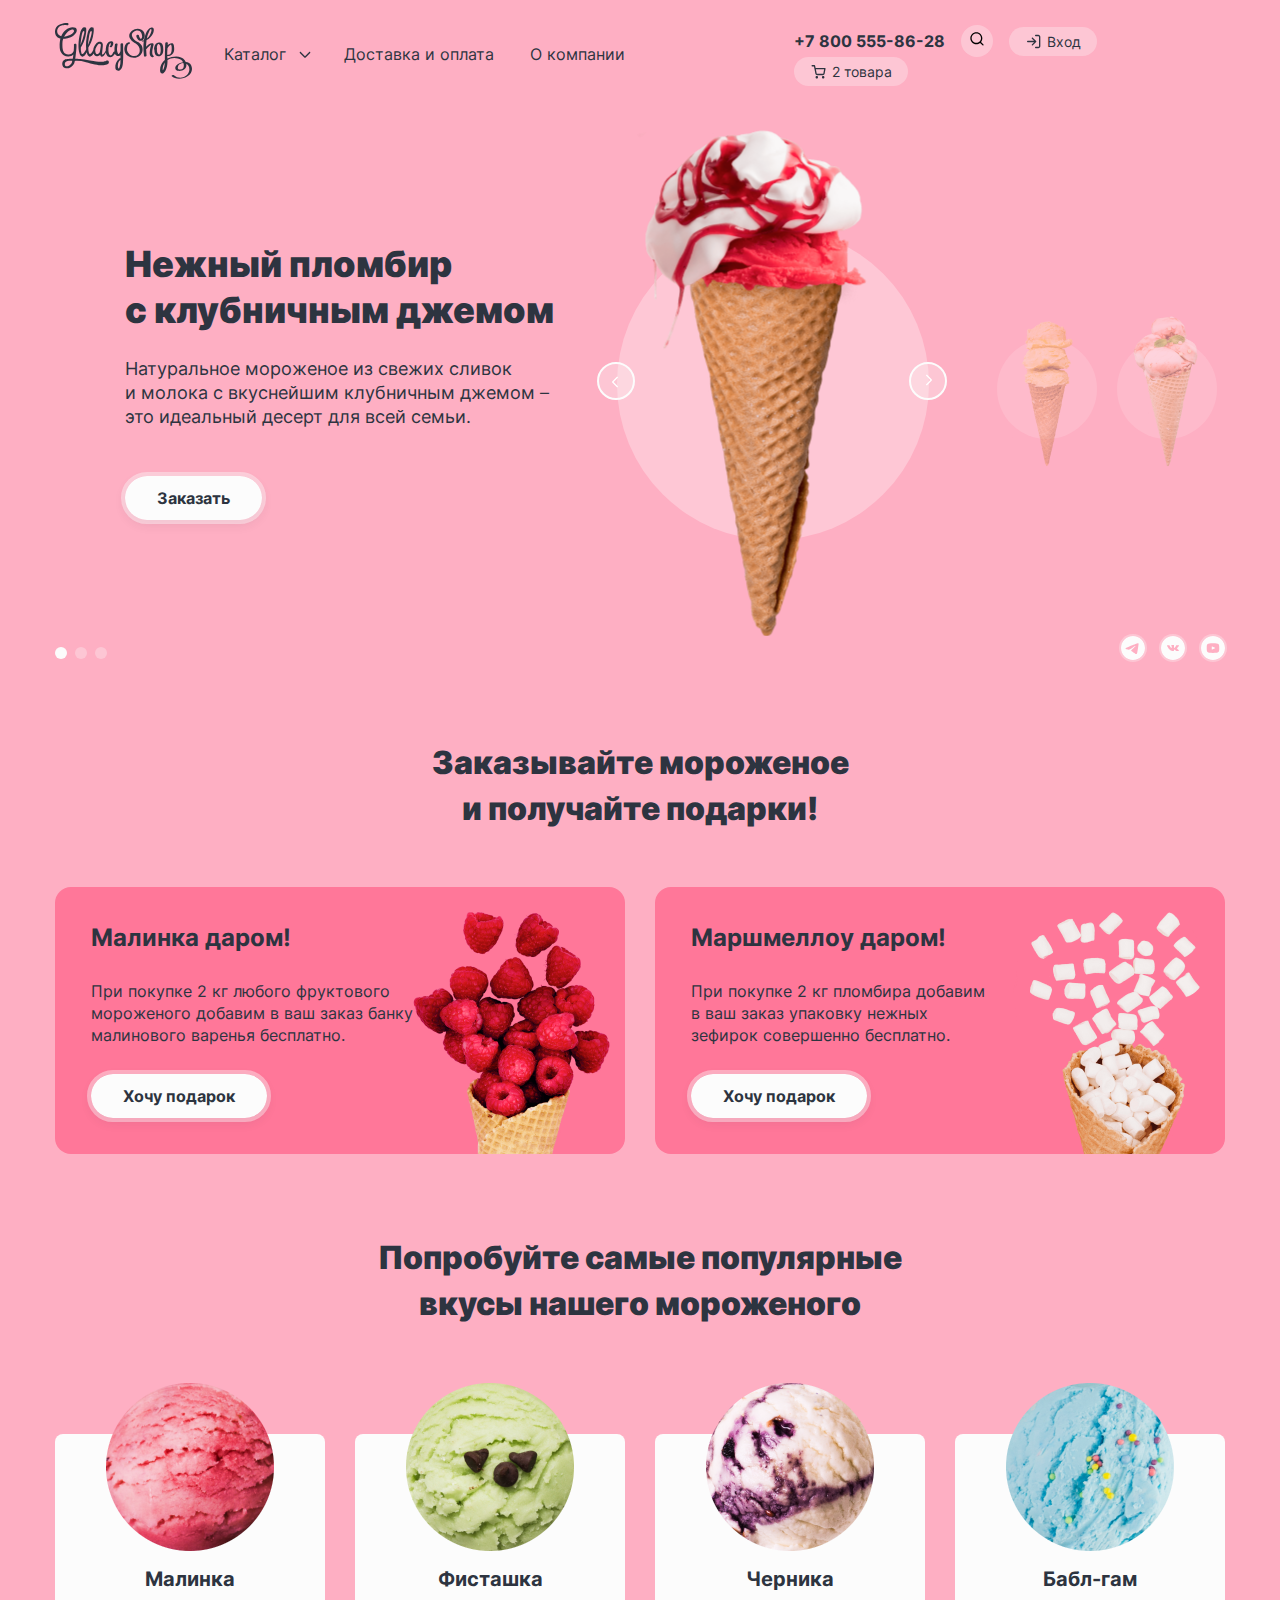
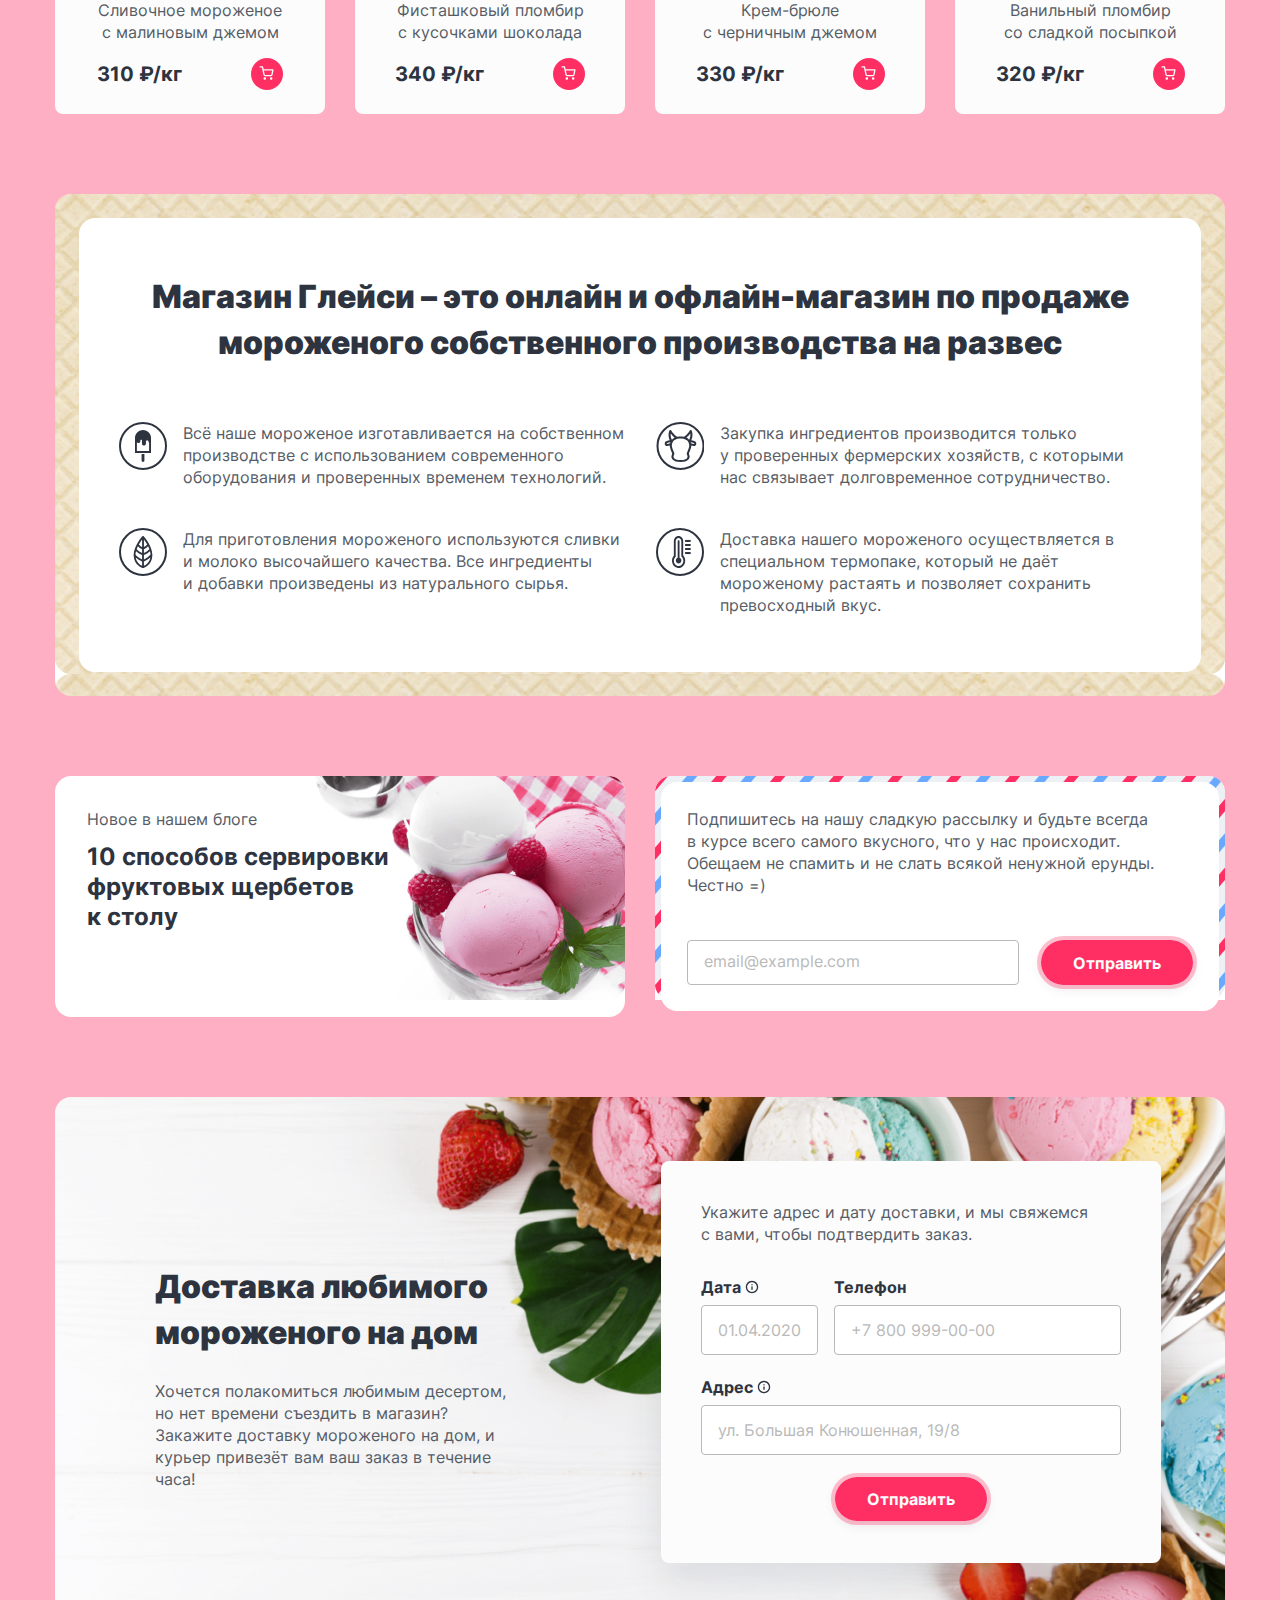
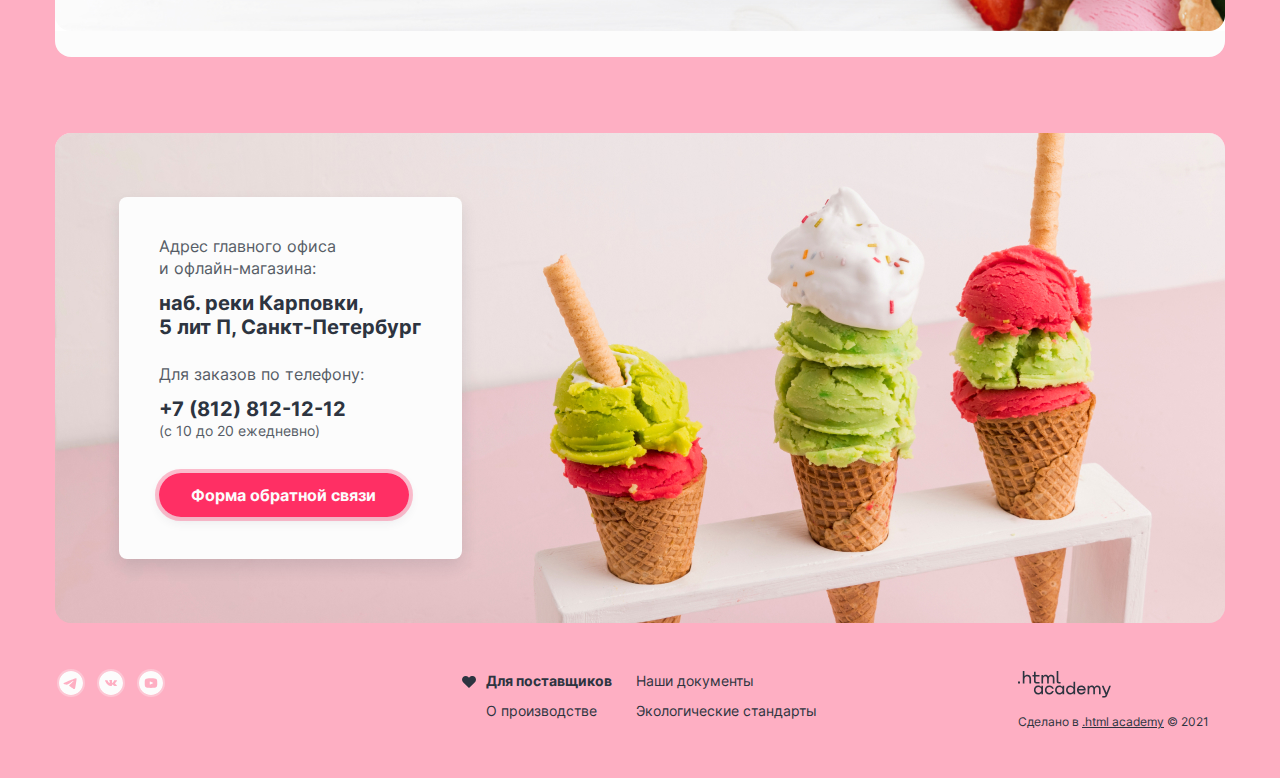
<file: index.html>
<!DOCTYPE html>
<html lang="ru">

  <head>
    <meta charset="utf-8">
    <meta http-equiv="X-UA-Compatible" content="IE=edge">
    <meta name="viewport" content="width=device-width, initial-scale=1.0">
    <meta name="description" content="HTML Academy: Глейси">
    <title>HTML Academy: Глейси</title>
    <link rel="stylesheet" href="styles/styles.css">
    <link rel="icon" href="favicon.ico">
    <link rel="icon" type="image/png" href="images/favicon.png">
  </head>

  <body>
    <header class="page-header">
      <div class="container">
        <div class="page-header-wrapper">
          <a class="page-header-logo" href="#">
            <img class="logo-header" src="images/svg/logo-header.svg"
              alt="Логотип магазина по продаже мороженого Глейси." width="137" height="56">
          </a>
          <nav class="navigation">
            <ul class="navigation-list">
              <li class="navigation-item">
                <div class="dropdown-catalog">
                  <a class="navigation-link navigation-catalog" href="#">Каталог</a>
                  <ul class="dropdown-catalog-list">
                    <li class="dropdown-catalog-item">
                      <a class="dropdown-catalog-link dropdown-active" href="#">Новинки</a>
                    </li>
                    <li class="dropdown-catalog-item">
                      <a class="dropdown-catalog-link" href="catalog.html">Сливочное</a>
                    </li>
                    <li class="dropdown-catalog-item">
                      <a class="dropdown-catalog-link" href="#">Щербеты</a>
                    </li>
                    <li class="dropdown-catalog-item">
                      <a class="dropdown-catalog-link" href="#">Фруктовый лед</a>
                    </li>
                    <li class="dropdown-catalog-item">
                      <a class="dropdown-catalog-link" href="#">Мелорин</a>
                    </li>
                  </ul>
                </div>
              </li>
              <li class="navigation-item">
                <a class="navigation-link" href="#">Доставка и оплата</a>
              </li>
              <li class="navigation-item">
                <a class="navigation-link" href="#">О компании</a>
              </li>
            </ul>
          </nav>
          <div class="user-blog-wrapper">
            <a class="user-blog-phone user-blog" href="tel:+78005558628">+7 800 555-86-28</a>
            <div class="dropdown-search user-blog">
              <button class="search-button" type="button">
                <svg class="search-button-icon" aria-hidden="true" focusable="false" width="14" height="14"
                  viewBox="0 0 14 14" fill="currentColor" xmlns="http://www.w3.org/2000/svg">
                  <path fill-rule="evenodd" clip-rule="evenodd"
                    d="M1.66329 6.18794C1.66329 3.61061 3.75263 1.52128 6.32996 1.52128C8.90729 1.52128 10.9966 3.61061 10.9966 6.18794C10.9966 7.44522 10.4994 8.58636 9.69093 9.42549C9.66808 9.44305 9.64612 9.46229 9.62519 9.48321C9.60427 9.50413 9.58503 9.5261 9.56748 9.54894C8.72835 10.3574 7.58722 10.8546 6.32996 10.8546C3.75263 10.8546 1.66329 8.76527 1.66329 6.18794ZM10.0751 10.8759C9.04862 11.697 7.74662 12.1879 6.32996 12.1879C3.01625 12.1879 0.329956 9.50165 0.329956 6.18794C0.329956 2.87423 3.01625 0.187943 6.32996 0.187943C9.64367 0.187943 12.33 2.87423 12.33 6.18794C12.33 7.60463 11.839 8.90663 11.0179 9.93308L13.468 12.3832C13.7284 12.6436 13.7284 13.0657 13.468 13.326C13.2077 13.5864 12.7855 13.5864 12.5252 13.326L10.0751 10.8759Z" />
                </svg>
                <span class="visually-hidden">Кнопка поиска по сайту.</span>
              </button>
              <form class="search-form" action="https://echo.htmlacademy.ru/" method="post">
                <label class="visually-hidden" for="search-input">Поиск по сайту.</label>
                <input class="search-field" id="search-input" name="search-input" type="search"
                  placeholder="Поиск по сайту">
              </form>
            </div>
            <div class="dropdown-login user-blog">
              <a class="user-blog-link login-button" href="#">Вход</a>
              <div class="popover popover-login">
                <h2 class="popover-title">Личный кабинет</h2>
                <form class="popover-login-form" action="https://echo.htmlacademy.ru/" method="post">
                  <label class="visually-hidden" for="email-input">Введите ваш email.</label>
                  <input class="login-field" id="email-input" name="email-input" type="email"
                    placeholder="email@example.com" required>
                  <label class="visually-hidden" for="password-input">Введите ваш пароль.</label>
                  <input class="login-field" id="password-input" name="password-input" type="password"
                    placeholder="••••••" required>
                  <div class="popover-login-entry">
                    <button class="button entry-button" type="submit">Войти</button>
                    <div class="entry-help">
                      <a class="entry-help-link" href="#">Забыли пароль?</a>
                      <a class="entry-help-link" href="#">Регистрация</a>
                    </div>
                  </div>
                </form>
              </div>
            </div>
            <div class="dropdown-basket user-blog">
              <a class="user-blog-link open-basket-button" href="#">
                <span class="visually-hidden">Корзина.</span>
                2 товара
              </a>
              <div class="popover popover-basket">
                <h2 class="popover-title">Корзина</h2>
                <ul class="basket-list">
                  <li class="basket-item">
                    <img class="basket-item-img" src="images/content/ice-cream/raspberry.png"
                      alt="Мороженое с малиновым джемом." width="46" height="46">
                    <div class="basket-item-info">
                      <h3 class="basket-item-title">Малинка</h3>
                      <span class="basket-item-description">1 кг х 310 ₽</span>
                    </div>
                    <span class="basket-item-price">310 ₽</span>
                    <button class="delete-button" type="button">
                      <span class="visually-hidden">Удалить товар из корзины.</span>
                    </button>
                  </li>
                  <li class="basket-item">
                    <img class="basket-item-img" src="images/content/ice-cream/bubble-gum.png"
                      alt="Мороженое с малиновым джемом." width="46" height="46">
                    <div class="basket-item-info">
                      <h3 class="basket-item-title">Бабл-гам</h3>
                      <span class="basket-item-description">1,5 кг х 320 ₽</span>
                    </div>
                    <span class="basket-item-price">480 ₽</span>
                    <button class="delete-button" type="button">
                      <span class="visually-hidden">Удалить товар из корзины.</span>
                    </button>
                  </li>
                </ul>
                <div class="basket-checkout">
                  <a class="button basket-checkout-link" href="#">Оформить заказ</a>
                  <span class="basket-checkout-total">Итого: 790 ₽</span>
                </div>
              </div>
              <div class="popover-basket-empty">
                <span class="basket-empty-text">Ваша корзина пока пуста</span>
              </div>
            </div>
          </div>
        </div>
      </div>
    </header>

    <main class="main-index main-container">
      <div class="container">
        <h1 class="visually-hidden">Магазина по продаже мороженого Глейси.</h1>
        <section class="assortment-slider">
          <ul class="slider-card-list">
            <li class="slider-card-item slider-card-item-active" data-theme="#FEAFC3">
              <div class="slide-info">
                <h2 class="slide-info-title">Нежный пломбир с&nbsp;клубничным джемом</h2>
                <p class="slide-info-description">Натуральное мороженое из свежих сливок и&nbsp;молока&nbsp;с вкуснейшим
                  клубничным джемом – это&nbsp;идеальный десерт для всей семьи.</p>
                <a class="button-inner button-order" href="#">Заказать</a>
              </div>
              <div class="slide-images">
                <img class="slide-image" src="images/content/slider/slide-1.png"
                  alt="Нежный пломбир с клубничным джемом." width="306" height="507">
              </div>
            </li>
            <li class="slider-card-item" data-theme="#69A9FF">
              <div class="slide-info">
                <h2 class="slide-info-title">Сливочное мороженое со вкусом банана</h2>
                <p class="slide-info-description">Сливочное мороженое с ярким банановым вкусом подарит вам свежесть и
                  наслаждение даже в самый жаркий летний день.</p>
                <a class="button-inner button-order" href="#">Заказать</a>
              </div>
              <div class="slide-images">
                <img class="slide-image" src="images/content/slider/slide-2.png"
                  alt="Сливочное мороженое со вкусом банана." width="306" height="507">
              </div>
            </li>
            <li class="slider-card-item" data-theme="#FCC850">
              <div class="slide-info">
                <h2 class="slide-info-title">Карамельный пломбир с маршмеллоу</h2>
                <p class="slide-info-description">Необычный сладкий десерт с карамельным топпингом и кусочками зефира
                  завоюет сердца сладкоежек всех возрастов.</p>
                <a class="button-inner button-order" href="#">Заказать</a>
              </div>
              <div class="slide-images">
                <img class="slide-image" src="images/content/slider/slide-3.png" alt="Карамельный пломбир с маршмеллоу."
                  width="306" height="507">
              </div>
            </li>
          </ul>
          <div class="slider-controls">
            <button class="slider-button slider-prev" type="button">
              <svg class="button-arrow" aria-hidden="true" focusable="false" width="16" height="16" viewBox="0 0 16 16"
                fill="currentColor" xmlns="http://www.w3.org/2000/svg">
                <path fill-rule="evenodd" clip-rule="evenodd"
                  d="M7.13526 2.8647C6.87557 2.605 6.45451 2.605 6.19481 2.8647C5.93511 3.12439 5.93511 3.54545 6.19481 3.80515L10.3961 8.00643L6.19477 12.2077C5.93508 12.4674 5.93508 12.8885 6.19477 13.1482C6.45447 13.4079 6.87553 13.4079 7.13523 13.1482L11.8039 8.47949C11.8049 8.47855 11.8058 8.47761 11.8068 8.47666C12.0665 8.21696 12.0665 7.79591 11.8068 7.53621L7.13526 2.8647Z" />
              </svg>
              <span class="visually-hidden">Предыдущий слайд.</span>
            </button>
            <button class="slider-button slider-next" type="button">
              <svg class="button-arrow" aria-hidden="true" focusable="false" width="16" height="16" viewBox="0 0 16 16"
                fill="currentColor" xmlns="http://www.w3.org/2000/svg">
                <path fill-rule="evenodd" clip-rule="evenodd"
                  d="M7.13526 2.8647C6.87557 2.605 6.45451 2.605 6.19481 2.8647C5.93511 3.12439 5.93511 3.54545 6.19481 3.80515L10.3961 8.00643L6.19477 12.2077C5.93508 12.4674 5.93508 12.8885 6.19477 13.1482C6.45447 13.4079 6.87553 13.4079 7.13523 13.1482L11.8039 8.47949C11.8049 8.47855 11.8058 8.47761 11.8068 8.47666C12.0665 8.21696 12.0665 7.79591 11.8068 7.53621L7.13526 2.8647Z" />
              </svg>
              <span class="visually-hidden">Следующий слайд.</span>
            </button>
          </div>
          <div class="pagination-socials-wrapper">
            <div class="slider-pagination">
              <button class="slider-pagination-button button-current" type="button">
                <span class="visually-hidden">Первый слайд.</span>
              </button>
              <button class="slider-pagination-button" type="button">
                <span class="visually-hidden">Второй слайд.</span>
              </button>
              <button class="slider-pagination-button" type="button">
                <span class="visually-hidden">Третий слайд.</span>
              </button>
            </div>
            <div class="socials">
              <ul class="socials-list">
                <li class="socials-item">
                  <a class="socials-link" href="https://t.me/htmlacademy">
                    <svg class="socials-icon" aria-hidden="true" focusable="false" width="24" height="24"
                      viewBox="0 0 24 24" fill="currentColor" xmlns="http://www.w3.org/2000/svg">
                      <path fill-rule="evenodd" clip-rule="evenodd"
                        d="M24 12C24 18.627 18.627 24 12 24C5.373 24 0 18.627 0 12C0 5.373 5.373 0 12 0C18.627 0 24 5.373 24 12ZM12.43 8.859C11.263 9.344 8.93 10.349 5.432 11.873C4.864 12.099 4.566 12.32 4.539 12.536C4.493 12.902 4.951 13.046 5.573 13.241C5.658 13.268 5.746 13.295 5.836 13.325C6.449 13.524 7.273 13.757 7.701 13.766C8.09 13.774 8.524 13.614 9.003 13.286C12.271 11.079 13.958 9.964 14.064 9.94C14.139 9.923 14.243 9.901 14.313 9.964C14.383 10.026 14.376 10.144 14.369 10.176C14.323 10.369 12.529 12.038 11.599 12.902C11.309 13.171 11.104 13.362 11.062 13.406C10.968 13.503 10.872 13.596 10.78 13.685C10.21 14.233 9.784 14.645 10.804 15.317C11.294 15.64 11.686 15.907 12.077 16.173C12.504 16.464 12.93 16.754 13.482 17.116C13.622 17.208 13.756 17.303 13.887 17.396C14.384 17.751 14.831 18.069 15.383 18.019C15.703 17.989 16.035 17.688 16.203 16.789C16.6 14.663 17.382 10.059 17.563 8.161C17.574 8.00341 17.5673 7.84509 17.543 7.689C17.5284 7.56293 17.4671 7.44693 17.371 7.364C17.228 7.247 17.006 7.222 16.906 7.224C16.455 7.232 15.763 7.473 12.43 8.859V8.859Z" />
                    </svg>
                    <span class="visually-hidden">Глейси в телеграм.</span>
                  </a>
                </li>
                <li class="socials-item">
                  <a class="socials-link" href="https://vk.com/htmlacademy">
                    <svg class="socials-icon" aria-hidden="true" focusable="false" width="24" height="24"
                      viewBox="0 0 24 24" fill="currentColor" xmlns="http://www.w3.org/2000/svg">
                      <path fill-rule="evenodd" clip-rule="evenodd"
                        d="M24 12C24 18.6274 18.6274 24 12 24C5.37258 24 0 18.6274 0 12C0 5.37258 5.37258 0 12 0C18.6274 0 24 5.37258 24 12ZM12.5884 14.9749H11.8711C11.8711 14.9749 10.2885 15.0584 8.89479 13.7867C7.37486 12.3995 6.03249 9.64702 6.03249 9.64702C6.03249 9.64702 5.95511 9.46654 6.03917 9.3793C6.13366 9.28121 6.39106 9.27493 6.39106 9.27493L8.10567 9.26508C8.10567 9.26508 8.26727 9.28878 8.38294 9.36317C8.47824 9.42457 8.53167 9.53936 8.53167 9.53936C8.53167 9.53936 8.80878 10.1536 9.17581 10.7093C9.89212 11.7942 10.2258 12.0315 10.469 11.9152C10.8233 11.7458 10.7171 10.3816 10.7171 10.3816C10.7171 10.3816 10.7236 9.88646 10.5387 9.66601C10.3955 9.4951 10.1254 9.44527 10.0062 9.43128C9.90971 9.42 10.0681 9.22367 10.2733 9.13558C10.5819 9.00308 11.1268 8.99551 11.7706 9.00136C12.2722 9.00579 12.4165 9.0332 12.6127 9.07475C13.0677 9.17105 13.0536 9.47963 13.0229 10.1454C13.0138 10.3444 13.0032 10.5752 13.0032 10.8418C13.0032 10.9018 13.0012 10.9657 12.9991 11.0315C12.9885 11.3725 12.9763 11.7629 13.2324 11.908C13.3637 11.9822 13.6849 11.9191 14.4884 10.7233C14.8693 10.1566 15.1549 9.49024 15.1549 9.49024C15.1549 9.49024 15.2173 9.37145 15.3142 9.32048C15.4134 9.26851 15.5472 9.2845 15.5472 9.2845L17.3515 9.27465C17.3515 9.27465 17.8937 9.21796 17.9815 9.43242C18.0735 9.65758 17.7788 10.1833 17.0417 11.0444C16.3463 11.8567 16.006 12.1587 16.0328 12.4236C16.0527 12.6198 16.2739 12.7957 16.7015 13.1436C17.5897 13.8661 17.8264 14.2455 17.8827 14.3357C17.8872 14.343 17.8906 14.3484 17.893 14.3519C18.2905 14.9296 17.4522 14.9749 17.4522 14.9749L15.8497 14.9944C15.8497 14.9944 15.5053 15.0543 15.0521 14.7814C14.8151 14.6388 14.5833 14.406 14.3626 14.1842C14.0251 13.8451 13.7131 13.5316 13.4469 13.6056C13.0002 13.7298 13.0143 14.5734 13.0143 14.5734C13.0143 14.5734 13.0175 14.7536 12.9157 14.8495C12.8051 14.954 12.5884 14.9749 12.5884 14.9749Z" />
                    </svg>
                    <span class="visually-hidden">Глейси в ВКонтакте.</span>
                  </a>
                </li>
                <li class="socials-item">
                  <a class="socials-link" href="https://www.youtube.com/user/htmlacademyru">
                    <svg class="socials-icon" aria-hidden="true" focusable="false" width="24" height="24"
                      viewBox="0 0 24 24" fill="currentColor" xmlns="http://www.w3.org/2000/svg">
                      <path
                        d="M14.0038 11.7913L11.1963 10.4813C10.9513 10.3675 10.75 10.495 10.75 10.7662V13.2338C10.75 13.505 10.9513 13.6325 11.1963 13.5188L14.0025 12.2088C14.2488 12.0938 14.2488 11.9063 14.0038 11.7913ZM12 0C5.3725 0 0 5.3725 0 12C0 18.6275 5.3725 24 12 24C18.6275 24 24 18.6275 24 12C24 5.3725 18.6275 0 12 0ZM12 16.875C5.8575 16.875 5.75 16.3213 5.75 12C5.75 7.67875 5.8575 7.125 12 7.125C18.1425 7.125 18.25 7.67875 18.25 12C18.25 16.3213 18.1425 16.875 12 16.875Z" />
                    </svg>
                    <span class="visually-hidden">Глейси в Ютубе.</span>
                  </a>
                </li>
              </ul>
            </div>
          </div>
        </section>
        <section class="promotion">
          <div class="promotion-wrapper">
            <h2 class="promotion-title">Заказывайте мороженое<br>и получайте подарки!</h2>
            <ul class="promotion-list">
              <li class="promotion-item promotion-item-raspberry">
                <h3 class="promotion-item-title">Малинка даром!</h3>
                <p class="promotion-item-info">При покупке 2 кг любого фруктового мороженого добавим в ваш заказ банку
                  малинового варенья бесплатно.</p>
                <a class="promotion-item-link button-inner" href="#">Хочу подарок</a>
              </li>
              <li class="promotion-item promotion-item-marshmallow">
                <h3 class="promotion-item-title">Маршмеллоу даром!</h3>
                <p class="promotion-item-info">При покупке 2 кг пломбира добавим в&nbsp;ваш заказ упаковку нежных
                  зефирок&nbsp;совершенно бесплатно.</p>
                <a class="promotion-item-link button-inner" href="#">Хочу подарок</a>
              </li>
            </ul>
          </div>
        </section>
        <section class="popular">
          <div class="popular-wrapper">
            <h2 class="popular-title">Попробуйте самые популярные<br>вкусы нашего мороженого</h2>
            <ul class="popular-list">
              <li class="popular-item">
                <img class="popular-item-img" src="images/content/ice-cream/raspberry.png"
                  alt="Сливочное мороженое с малиновым джемом." width="168" height="168">
                <h3 class="popular-item-title">Малинка</h3>
                <p class="popular-item-description">Сливочное мороженое с малиновым джемом</p>
                <div class="popular-price">
                  <span class="price">310 ₽/кг</span>
                  <button class="basket-button" type="button">
                    <svg class="basket-icon" aria-hidden="true" focusable="false" width="16" height="16"
                      viewBox="0 0 16 16" fill="currentColor" xmlns="http://www.w3.org/2000/svg">
                      <path fill-rule="evenodd" clip-rule="evenodd"
                        d="M1.16667 1.25C0.798477 1.25 0.5 1.54848 0.5 1.91667C0.5 2.28486 0.798477 2.58333 1.16667 2.58333H2.93794L3.40537 4.91872C3.40821 4.93667 3.41176 4.95438 3.416 4.97182L4.38338 9.80515L4.3835 9.80571C4.46706 10.2257 4.69562 10.603 5.02921 10.8715C5.36111 11.1387 5.77595 11.2813 6.20183 11.2748H11.8225C12.2484 11.2813 12.6633 11.1387 12.9952 10.8715C13.3289 10.6029 13.5575 10.2254 13.641 9.80515L13.641 9.80515L13.642 9.80016L14.5691 4.93872C14.6063 4.74355 14.5545 4.54195 14.4279 4.38887C14.3012 4.23578 14.1129 4.14716 13.9142 4.14716H4.61072L4.1381 1.78583C4.07574 1.47426 3.80215 1.25 3.4844 1.25H1.16667ZM5.69098 9.54444L4.87759 5.4805H13.1084L12.3328 9.54736C12.31 9.65988 12.2485 9.7609 12.1591 9.83291C12.0691 9.90535 11.9565 9.94383 11.841 9.94162L11.841 9.94149H11.8282H6.19614V9.94137L6.18337 9.94162C6.06787 9.94383 5.95528 9.90535 5.8653 9.83291C5.77531 9.76048 5.71368 9.6587 5.69117 9.5454L5.69098 9.54444ZM4.55739 13.5054C4.55739 12.8175 5.1151 12.2597 5.80307 12.2597C6.49105 12.2597 7.04876 12.8175 7.04876 13.5054C7.04876 14.1934 6.49105 14.7511 5.80307 14.7511C5.1151 14.7511 4.55739 14.1934 4.55739 13.5054ZM10.9307 13.5054C10.9307 12.8175 11.4884 12.2597 12.1764 12.2597C12.8644 12.2597 13.4221 12.8175 13.4221 13.5054C13.4221 14.1934 12.8644 14.7511 12.1764 14.7511C11.4884 14.7511 10.9307 14.1934 10.9307 13.5054Z" />
                    </svg>
                    <span class="visually-hidden">Добавить в корзину.</span>
                  </button>
                </div>
              </li>
              <li class="popular-item">
                <img class="popular-item-img" src="images/content/ice-cream/pistachio.png"
                  alt="Фисташковый пломбир с кусочками шоколада." width="168" height="168">
                <h3 class="popular-item-title">Фисташка</h3>
                <p class="popular-item-description">Фисташковый пломбир с кусочками шоколада</p>
                <div class="popular-price">
                  <span class="price">340 ₽/кг</span>
                  <button class="basket-button" type="button">
                    <svg class="basket-icon" aria-hidden="true" focusable="false" width="16" height="16"
                      viewBox="0 0 16 16" fill="currentColor" xmlns="http://www.w3.org/2000/svg">
                      <path fill-rule="evenodd" clip-rule="evenodd"
                        d="M1.16667 1.25C0.798477 1.25 0.5 1.54848 0.5 1.91667C0.5 2.28486 0.798477 2.58333 1.16667 2.58333H2.93794L3.40537 4.91872C3.40821 4.93667 3.41176 4.95438 3.416 4.97182L4.38338 9.80515L4.3835 9.80571C4.46706 10.2257 4.69562 10.603 5.02921 10.8715C5.36111 11.1387 5.77595 11.2813 6.20183 11.2748H11.8225C12.2484 11.2813 12.6633 11.1387 12.9952 10.8715C13.3289 10.6029 13.5575 10.2254 13.641 9.80515L13.641 9.80515L13.642 9.80016L14.5691 4.93872C14.6063 4.74355 14.5545 4.54195 14.4279 4.38887C14.3012 4.23578 14.1129 4.14716 13.9142 4.14716H4.61072L4.1381 1.78583C4.07574 1.47426 3.80215 1.25 3.4844 1.25H1.16667ZM5.69098 9.54444L4.87759 5.4805H13.1084L12.3328 9.54736C12.31 9.65988 12.2485 9.7609 12.1591 9.83291C12.0691 9.90535 11.9565 9.94383 11.841 9.94162L11.841 9.94149H11.8282H6.19614V9.94137L6.18337 9.94162C6.06787 9.94383 5.95528 9.90535 5.8653 9.83291C5.77531 9.76048 5.71368 9.6587 5.69117 9.5454L5.69098 9.54444ZM4.55739 13.5054C4.55739 12.8175 5.1151 12.2597 5.80307 12.2597C6.49105 12.2597 7.04876 12.8175 7.04876 13.5054C7.04876 14.1934 6.49105 14.7511 5.80307 14.7511C5.1151 14.7511 4.55739 14.1934 4.55739 13.5054ZM10.9307 13.5054C10.9307 12.8175 11.4884 12.2597 12.1764 12.2597C12.8644 12.2597 13.4221 12.8175 13.4221 13.5054C13.4221 14.1934 12.8644 14.7511 12.1764 14.7511C11.4884 14.7511 10.9307 14.1934 10.9307 13.5054Z" />
                    </svg>
                    <span class="visually-hidden">Добавить в корзину.</span>
                  </button>
                </div>
              </li>
              <li class="popular-item">
                <img class="popular-item-img" src="images/content/ice-cream/blueberry.png"
                  alt="Мороженое с черничным джемом." width="168" height="168">
                <h3 class="popular-item-title">Черника</h3>
                <p class="popular-item-description">Крем-брюле с&nbsp;черничным джемом</p>
                <div class="popular-price">
                  <span class="price">330 ₽/кг</span>
                  <button class="basket-button" type="button">
                    <svg class="basket-icon" aria-hidden="true" focusable="false" width="16" height="16"
                      viewBox="0 0 16 16" fill="currentColor" xmlns="http://www.w3.org/2000/svg">
                      <path fill-rule="evenodd" clip-rule="evenodd"
                        d="M1.16667 1.25C0.798477 1.25 0.5 1.54848 0.5 1.91667C0.5 2.28486 0.798477 2.58333 1.16667 2.58333H2.93794L3.40537 4.91872C3.40821 4.93667 3.41176 4.95438 3.416 4.97182L4.38338 9.80515L4.3835 9.80571C4.46706 10.2257 4.69562 10.603 5.02921 10.8715C5.36111 11.1387 5.77595 11.2813 6.20183 11.2748H11.8225C12.2484 11.2813 12.6633 11.1387 12.9952 10.8715C13.3289 10.6029 13.5575 10.2254 13.641 9.80515L13.641 9.80515L13.642 9.80016L14.5691 4.93872C14.6063 4.74355 14.5545 4.54195 14.4279 4.38887C14.3012 4.23578 14.1129 4.14716 13.9142 4.14716H4.61072L4.1381 1.78583C4.07574 1.47426 3.80215 1.25 3.4844 1.25H1.16667ZM5.69098 9.54444L4.87759 5.4805H13.1084L12.3328 9.54736C12.31 9.65988 12.2485 9.7609 12.1591 9.83291C12.0691 9.90535 11.9565 9.94383 11.841 9.94162L11.841 9.94149H11.8282H6.19614V9.94137L6.18337 9.94162C6.06787 9.94383 5.95528 9.90535 5.8653 9.83291C5.77531 9.76048 5.71368 9.6587 5.69117 9.5454L5.69098 9.54444ZM4.55739 13.5054C4.55739 12.8175 5.1151 12.2597 5.80307 12.2597C6.49105 12.2597 7.04876 12.8175 7.04876 13.5054C7.04876 14.1934 6.49105 14.7511 5.80307 14.7511C5.1151 14.7511 4.55739 14.1934 4.55739 13.5054ZM10.9307 13.5054C10.9307 12.8175 11.4884 12.2597 12.1764 12.2597C12.8644 12.2597 13.4221 12.8175 13.4221 13.5054C13.4221 14.1934 12.8644 14.7511 12.1764 14.7511C11.4884 14.7511 10.9307 14.1934 10.9307 13.5054Z" />
                    </svg>
                    <span class="visually-hidden">Добавить в корзину.</span>
                  </button>
                </div>
              </li>
              <li class="popular-item">
                <img class="popular-item-img" src="images/content/ice-cream/bubble-gum.png"
                  alt="Ванильный пломбир со сладкой посыпкой." width="168" height="168">
                <h3 class="popular-item-title">Бабл-гам</h3>
                <p class="popular-item-description">Ванильный пломбир со&nbsp;сладкой посыпкой</p>
                <div class="popular-price">
                  <span class="price">320 ₽/кг</span>
                  <button class="basket-button" type="button">
                    <svg class="basket-icon" aria-hidden="true" focusable="false" width="16" height="16"
                      viewBox="0 0 16 16" fill="currentColor" xmlns="http://www.w3.org/2000/svg">
                      <path fill-rule="evenodd" clip-rule="evenodd"
                        d="M1.16667 1.25C0.798477 1.25 0.5 1.54848 0.5 1.91667C0.5 2.28486 0.798477 2.58333 1.16667 2.58333H2.93794L3.40537 4.91872C3.40821 4.93667 3.41176 4.95438 3.416 4.97182L4.38338 9.80515L4.3835 9.80571C4.46706 10.2257 4.69562 10.603 5.02921 10.8715C5.36111 11.1387 5.77595 11.2813 6.20183 11.2748H11.8225C12.2484 11.2813 12.6633 11.1387 12.9952 10.8715C13.3289 10.6029 13.5575 10.2254 13.641 9.80515L13.641 9.80515L13.642 9.80016L14.5691 4.93872C14.6063 4.74355 14.5545 4.54195 14.4279 4.38887C14.3012 4.23578 14.1129 4.14716 13.9142 4.14716H4.61072L4.1381 1.78583C4.07574 1.47426 3.80215 1.25 3.4844 1.25H1.16667ZM5.69098 9.54444L4.87759 5.4805H13.1084L12.3328 9.54736C12.31 9.65988 12.2485 9.7609 12.1591 9.83291C12.0691 9.90535 11.9565 9.94383 11.841 9.94162L11.841 9.94149H11.8282H6.19614V9.94137L6.18337 9.94162C6.06787 9.94383 5.95528 9.90535 5.8653 9.83291C5.77531 9.76048 5.71368 9.6587 5.69117 9.5454L5.69098 9.54444ZM4.55739 13.5054C4.55739 12.8175 5.1151 12.2597 5.80307 12.2597C6.49105 12.2597 7.04876 12.8175 7.04876 13.5054C7.04876 14.1934 6.49105 14.7511 5.80307 14.7511C5.1151 14.7511 4.55739 14.1934 4.55739 13.5054ZM10.9307 13.5054C10.9307 12.8175 11.4884 12.2597 12.1764 12.2597C12.8644 12.2597 13.4221 12.8175 13.4221 13.5054C13.4221 14.1934 12.8644 14.7511 12.1764 14.7511C11.4884 14.7511 10.9307 14.1934 10.9307 13.5054Z" />
                    </svg>
                    <span class="visually-hidden">Добавить в корзину.</span>
                  </button>
                </div>
              </li>
            </ul>
          </div>
        </section>
        <section class="advantages">
          <div class="advantages-wrapper">
            <h2 class="advantages-title">Магазин Глейси – это онлайн и офлайн-магазин по продаже мороженого собственного
              производства на развес</h2>
            <ul class="advantages-list">
              <li class="advantages-item advantages-item-ice-cream">
                Всё наше мороженое изготавливается на собственном производстве с использованием современного
                оборудования и проверенных временем технологий.
              </li>
              <li class="advantages-item advantages-item-cow">
                Закупка ингредиентов производится только у&nbsp;проверенных фермерских хозяйств, с которыми
                нас&nbsp;связывает долговременное сотрудничество.
              </li>
              <li class="advantages-item advantages-item-leaf">
                Для приготовления мороженого используются сливки и молоко высочайшего качества. Все ингредиенты
                и&nbsp;добавки произведены из натурального сырья.
              </li>
              <li class="advantages-item advantages-item-thermometer">
                Доставка нашего мороженого осуществляется в специальном термопаке, который не даёт мороженому растаять и
                позволяет сохранить превосходный вкус.
              </li>
            </ul>
          </div>
        </section>
        <section class="news-blog">
          <div class="news-blog-wrapper">
            <div class="new">
              <h2 class="new-title">Новое в нашем блоге</h2>
              <a class="new-link" href="#">10 способов сервировки фруктовых щербетов к&nbsp;столу</a>
            </div>
            <div class="subscription">
              <div class="subscription-wrapper">
                <p class="subscription-info">Подпишитесь на нашу сладкую рассылку и будьте всегда в&nbsp;курсе всего
                  самого вкусного, что у нас происходит. Обещаем не спамить и не слать всякой ненужной ерунды. Честно =)
                </p>
                <form class="subscription-form" action="https://echo.htmlacademy.ru/" method="post">
                  <label class="visually-hidden" for="subscription-email">Поле для ввода email.</label>
                  <input class="subscription-field" id="subscription-email" name="subscription-email" type="email"
                    placeholder="email@example.com" required>
                  <button class="button" type="submit">Отправить</button>
                </form>
              </div>
            </div>
          </div>
        </section>
        <section class="delivery">
          <div class="delivery-wrapper">
            <div class="delivery-info">
              <h2 class="delivery-title">Доставка любимого мороженого на дом</h2>
              <p class="delivery-text">Хочется полакомиться любимым десертом,<br>но нет времени съездить в магазин?
                Закажите доставку мороженого на дом, и курьер привезёт вам ваш заказ в течение часа!</p>
            </div>
            <div class="delivery-order">
              <p class="delivery-order-text">Укажите адрес и дату доставки, и мы свяжемся с&nbsp;вами, чтобы подтвердить
                заказ.
              </p>
              <form class="delivery-order-form" action="https://echo.htmlacademy.ru/" method="post">
                <p class="field-group">
                  <label class="form-label" for="data-input">Дата</label>
                  <span class="tooltip tooltip-date">
                    <button class="tooltip-toggle" type="button">
                      <svg class="tooltip-icon" aria-hidden="true" focusable="false" width="14" height="14"
                        viewBox="0 0 14 14" fill="none" xmlns="http://www.w3.org/2000/svg">
                        <path fill-rule="evenodd" clip-rule="evenodd"
                          d="M7.00026 2.12508C4.30774 2.12508 2.12502 4.3078 2.12502 7.00032C2.12502 9.69284 4.30774 11.8756 7.00026 11.8756C9.69278 11.8756 11.8755 9.69284 11.8755 7.00032C11.8755 4.3078 9.69278 2.12508 7.00026 2.12508ZM0.791687 7.00032C0.791687 3.57142 3.57136 0.791748 7.00026 0.791748C10.4292 0.791748 13.2088 3.57142 13.2088 7.00032C13.2088 10.4292 10.4292 13.2089 7.00026 13.2089C3.57136 13.2089 0.791687 10.4292 0.791687 7.00032ZM7.00007 6.3334C7.36826 6.3334 7.66674 6.63188 7.66674 7.00007V9.21683C7.66674 9.58502 7.36826 9.8835 7.00007 9.8835C6.63188 9.8835 6.33341 9.58502 6.33341 9.21683V7.00007C6.33341 6.63188 6.63188 6.3334 7.00007 6.3334ZM7.00007 4.11665C6.63188 4.11665 6.33341 4.41513 6.33341 4.78332C6.33341 5.1515 6.63188 5.44998 7.00007 5.44998H7.0059C7.37409 5.44998 7.67257 5.1515 7.67257 4.78332C7.67257 4.41513 7.37409 4.11665 7.0059 4.11665H7.00007Z"
                          fill="#2D3440" />
                      </svg>
                    </button>
                    <span class="tooltip-text">Введите дату доставки</span>
                  </span>
                  <input class="delivery-field" id="data-input" name="data-input" type="text" placeholder="01.04.2020"
                    required>
                </p>
                <p class="field-group">
                  <label class="form-label" for="phone-input">Телефон</label>
                  <input class="delivery-field" id="phone-input" name="phone-input" type="tel"
                    placeholder="+7 800 999-00-00" required>
                </p>
                <p class="field-group field-group-address">
                  <label class="form-label" for="address-input">Адрес</label>
                  <span class="tooltip">
                    <button class="tooltip-toggle" type="button">
                      <svg class="tooltip-icon" aria-hidden="true" focusable="false" width="14" height="14"
                        viewBox="0 0 14 14" fill="none" xmlns="http://www.w3.org/2000/svg">
                        <path fill-rule="evenodd" clip-rule="evenodd"
                          d="M7.00026 2.12508C4.30774 2.12508 2.12502 4.3078 2.12502 7.00032C2.12502 9.69284 4.30774 11.8756 7.00026 11.8756C9.69278 11.8756 11.8755 9.69284 11.8755 7.00032C11.8755 4.3078 9.69278 2.12508 7.00026 2.12508ZM0.791687 7.00032C0.791687 3.57142 3.57136 0.791748 7.00026 0.791748C10.4292 0.791748 13.2088 3.57142 13.2088 7.00032C13.2088 10.4292 10.4292 13.2089 7.00026 13.2089C3.57136 13.2089 0.791687 10.4292 0.791687 7.00032ZM7.00007 6.3334C7.36826 6.3334 7.66674 6.63188 7.66674 7.00007V9.21683C7.66674 9.58502 7.36826 9.8835 7.00007 9.8835C6.63188 9.8835 6.33341 9.58502 6.33341 9.21683V7.00007C6.33341 6.63188 6.63188 6.3334 7.00007 6.3334ZM7.00007 4.11665C6.63188 4.11665 6.33341 4.41513 6.33341 4.78332C6.33341 5.1515 6.63188 5.44998 7.00007 5.44998H7.0059C7.37409 5.44998 7.67257 5.1515 7.67257 4.78332C7.67257 4.41513 7.37409 4.11665 7.0059 4.11665H7.00007Z"
                          fill="#2D3440" />
                      </svg>
                    </button>
                    <span class="tooltip-text">Введите название улицы, дома и квартиры</span>
                  </span>
                  <input class="delivery-field" id="address-input" name="address-input" type="text"
                    placeholder="ул. Большая Конюшенная, 19/8" required>
                </p>
                <button class="button delivery-button" type="submit">Отправить</button>
              </form>
            </div>
          </div>
        </section>
        <section class="contacts">
          <div class="contacts-wrapper">
            <h3 class="contacts-title">Адрес главного офиса<br>и офлайн-магазина:</h3>
            <p class="contacts-address">наб. реки Карповки, 5&nbsp;лит&nbsp;П, Санкт-Петербург</p>
            <h3 class="contacts-title">Для заказов по телефону:</h3>
            <a class="contacts-phone" href="tel:+7(812)8121212">+7 (812) 812-12-12</a>
            <span class="contacts-schedule">(с 10 до 20 ежедневно)</span>
            <a class="button feedback-button" href="#">Форма обратной связи</a>
          </div>
        </section>
      </div>
    </main>

    <footer class="page-footer">
      <div class="container">
        <div class="page-footer-wrapper">
          <div class="footer-socials">
            <ul class="footer-socials-list">
              <li class="footer-socials-item">
                <a class="footer-socials-link" href="https://t.me/htmlacademy">
                  <svg class="socials-icon" aria-hidden="true" focusable="false" width="24" height="24"
                    viewBox="0 0 24 24" fill="currentColor" xmlns="http://www.w3.org/2000/svg">
                    <path fill-rule="evenodd" clip-rule="evenodd"
                      d="M24 12C24 18.627 18.627 24 12 24C5.373 24 0 18.627 0 12C0 5.373 5.373 0 12 0C18.627 0 24 5.373 24 12ZM12.43 8.859C11.263 9.344 8.93 10.349 5.432 11.873C4.864 12.099 4.566 12.32 4.539 12.536C4.493 12.902 4.951 13.046 5.573 13.241C5.658 13.268 5.746 13.295 5.836 13.325C6.449 13.524 7.273 13.757 7.701 13.766C8.09 13.774 8.524 13.614 9.003 13.286C12.271 11.079 13.958 9.964 14.064 9.94C14.139 9.923 14.243 9.901 14.313 9.964C14.383 10.026 14.376 10.144 14.369 10.176C14.323 10.369 12.529 12.038 11.599 12.902C11.309 13.171 11.104 13.362 11.062 13.406C10.968 13.503 10.872 13.596 10.78 13.685C10.21 14.233 9.784 14.645 10.804 15.317C11.294 15.64 11.686 15.907 12.077 16.173C12.504 16.464 12.93 16.754 13.482 17.116C13.622 17.208 13.756 17.303 13.887 17.396C14.384 17.751 14.831 18.069 15.383 18.019C15.703 17.989 16.035 17.688 16.203 16.789C16.6 14.663 17.382 10.059 17.563 8.161C17.574 8.00341 17.5673 7.84509 17.543 7.689C17.5284 7.56293 17.4671 7.44693 17.371 7.364C17.228 7.247 17.006 7.222 16.906 7.224C16.455 7.232 15.763 7.473 12.43 8.859V8.859Z" />
                  </svg>
                  <span class="visually-hidden">Глейси в телеграм.</span>
                </a>
              </li>
              <li class="footer-socials-item">
                <a class="footer-socials-link" href="https://vk.com/htmlacademy">
                  <svg class="socials-icon" aria-hidden="true" focusable="false" width="24" height="24"
                    viewBox="0 0 24 24" fill="currentColor" xmlns="http://www.w3.org/2000/svg">
                    <path fill-rule="evenodd" clip-rule="evenodd"
                      d="M24 12C24 18.6274 18.6274 24 12 24C5.37258 24 0 18.6274 0 12C0 5.37258 5.37258 0 12 0C18.6274 0 24 5.37258 24 12ZM12.5884 14.9749H11.8711C11.8711 14.9749 10.2885 15.0584 8.89479 13.7867C7.37486 12.3995 6.03249 9.64702 6.03249 9.64702C6.03249 9.64702 5.95511 9.46654 6.03917 9.3793C6.13366 9.28121 6.39106 9.27493 6.39106 9.27493L8.10567 9.26508C8.10567 9.26508 8.26727 9.28878 8.38294 9.36317C8.47824 9.42457 8.53167 9.53936 8.53167 9.53936C8.53167 9.53936 8.80878 10.1536 9.17581 10.7093C9.89212 11.7942 10.2258 12.0315 10.469 11.9152C10.8233 11.7458 10.7171 10.3816 10.7171 10.3816C10.7171 10.3816 10.7236 9.88646 10.5387 9.66601C10.3955 9.4951 10.1254 9.44527 10.0062 9.43128C9.90971 9.42 10.0681 9.22367 10.2733 9.13558C10.5819 9.00308 11.1268 8.99551 11.7706 9.00136C12.2722 9.00579 12.4165 9.0332 12.6127 9.07475C13.0677 9.17105 13.0536 9.47963 13.0229 10.1454C13.0138 10.3444 13.0032 10.5752 13.0032 10.8418C13.0032 10.9018 13.0012 10.9657 12.9991 11.0315C12.9885 11.3725 12.9763 11.7629 13.2324 11.908C13.3637 11.9822 13.6849 11.9191 14.4884 10.7233C14.8693 10.1566 15.1549 9.49024 15.1549 9.49024C15.1549 9.49024 15.2173 9.37145 15.3142 9.32048C15.4134 9.26851 15.5472 9.2845 15.5472 9.2845L17.3515 9.27465C17.3515 9.27465 17.8937 9.21796 17.9815 9.43242C18.0735 9.65758 17.7788 10.1833 17.0417 11.0444C16.3463 11.8567 16.006 12.1587 16.0328 12.4236C16.0527 12.6198 16.2739 12.7957 16.7015 13.1436C17.5897 13.8661 17.8264 14.2455 17.8827 14.3357C17.8872 14.343 17.8906 14.3484 17.893 14.3519C18.2905 14.9296 17.4522 14.9749 17.4522 14.9749L15.8497 14.9944C15.8497 14.9944 15.5053 15.0543 15.0521 14.7814C14.8151 14.6388 14.5833 14.406 14.3626 14.1842C14.0251 13.8451 13.7131 13.5316 13.4469 13.6056C13.0002 13.7298 13.0143 14.5734 13.0143 14.5734C13.0143 14.5734 13.0175 14.7536 12.9157 14.8495C12.8051 14.954 12.5884 14.9749 12.5884 14.9749Z" />
                  </svg>
                  <span class="visually-hidden">Глейси в ВКонтакте.</span>
                </a>
              </li>
              <li class="footer-socials-item">
                <a class="footer-socials-link" href="https://www.youtube.com/user/htmlacademyru">
                  <svg class="socials-icon" aria-hidden="true" focusable="false" width="24" height="24"
                    viewBox="0 0 24 24" fill="currentColor" xmlns="http://www.w3.org/2000/svg">
                    <path
                      d="M14.0038 11.7913L11.1963 10.4813C10.9513 10.3675 10.75 10.495 10.75 10.7662V13.2338C10.75 13.505 10.9513 13.6325 11.1963 13.5188L14.0025 12.2088C14.2488 12.0938 14.2488 11.9063 14.0038 11.7913ZM12 0C5.3725 0 0 5.3725 0 12C0 18.6275 5.3725 24 12 24C18.6275 24 24 18.6275 24 12C24 5.3725 18.6275 0 12 0ZM12 16.875C5.8575 16.875 5.75 16.3213 5.75 12C5.75 7.67875 5.8575 7.125 12 7.125C18.1425 7.125 18.25 7.67875 18.25 12C18.25 16.3213 18.1425 16.875 12 16.875Z" />
                  </svg>
                  <span class="visually-hidden">Глейси в Ютубе.</span>
                </a>
              </li>
            </ul>
          </div>
          <div class="footer-navigation">
            <h3 class="footer-navigation-title">Для поставщиков</h3>
            <a class="footer-navigation-link" href="#">Наши документы</a>
            <a class="footer-navigation-link" href="#">О производстве</a>
            <a class="footer-navigation-link" href="#">Экологические стандарты</a>
          </div>
          <div class="footer-copyright">
            <a class="footer-logo" href="https://htmlacademy.ru/">
              <img class="logo-academy" src="images/svg/logo-htmlacademy.svg" alt="Логотип HTML-Академии." width="93"
                height="27">
            </a>
            <p class="footer-copyright-text">Сделано в <a class="footer-copyright-link"
                href="https://htmlacademy.ru/">.html academy</a> © 2021</p>
          </div>
        </div>
      </div>
    </footer>

    <div class="modal-container modal-container-close">
      <div class="modal modal-feedback">
        <button class="modal-close-button" type="button">
          <span class="visually-hidden">Закрыть модальное окно.</span>
        </button>
        <section class="modal-content">
          <h2 class="modal-title">Мы обязательно ответим вам!</h2>
          <form class="feedback-form" action="https://echo.htmlacademy.ru/" method="post">
            <label class="visually-hidden" for="feedback-name">Введите имя и фамилию.</label>
            <input class="feedback-form-input" id="feedback-name" name="feedback-name" type="text"
              placeholder="Имя и фамилия" required>
            <label class="visually-hidden" for="feedback-email">Введите ваш email.</label>
            <input class="feedback-form-input" id="feedback-email" name="feedback-email" type="email"
              placeholder="email@example.com" required>
            <textarea class="feedback-form-input feedback-textarea" name="feedback-text" id="feedback-text"
              placeholder="В свободной форме"></textarea>
            <button class="button feedback-modal-button" type="submit">Отправить</button>
          </form>
        </section>
      </div>
    </div>
    <script src="./js/index.js"></script>

  </body>

</html>
</file>
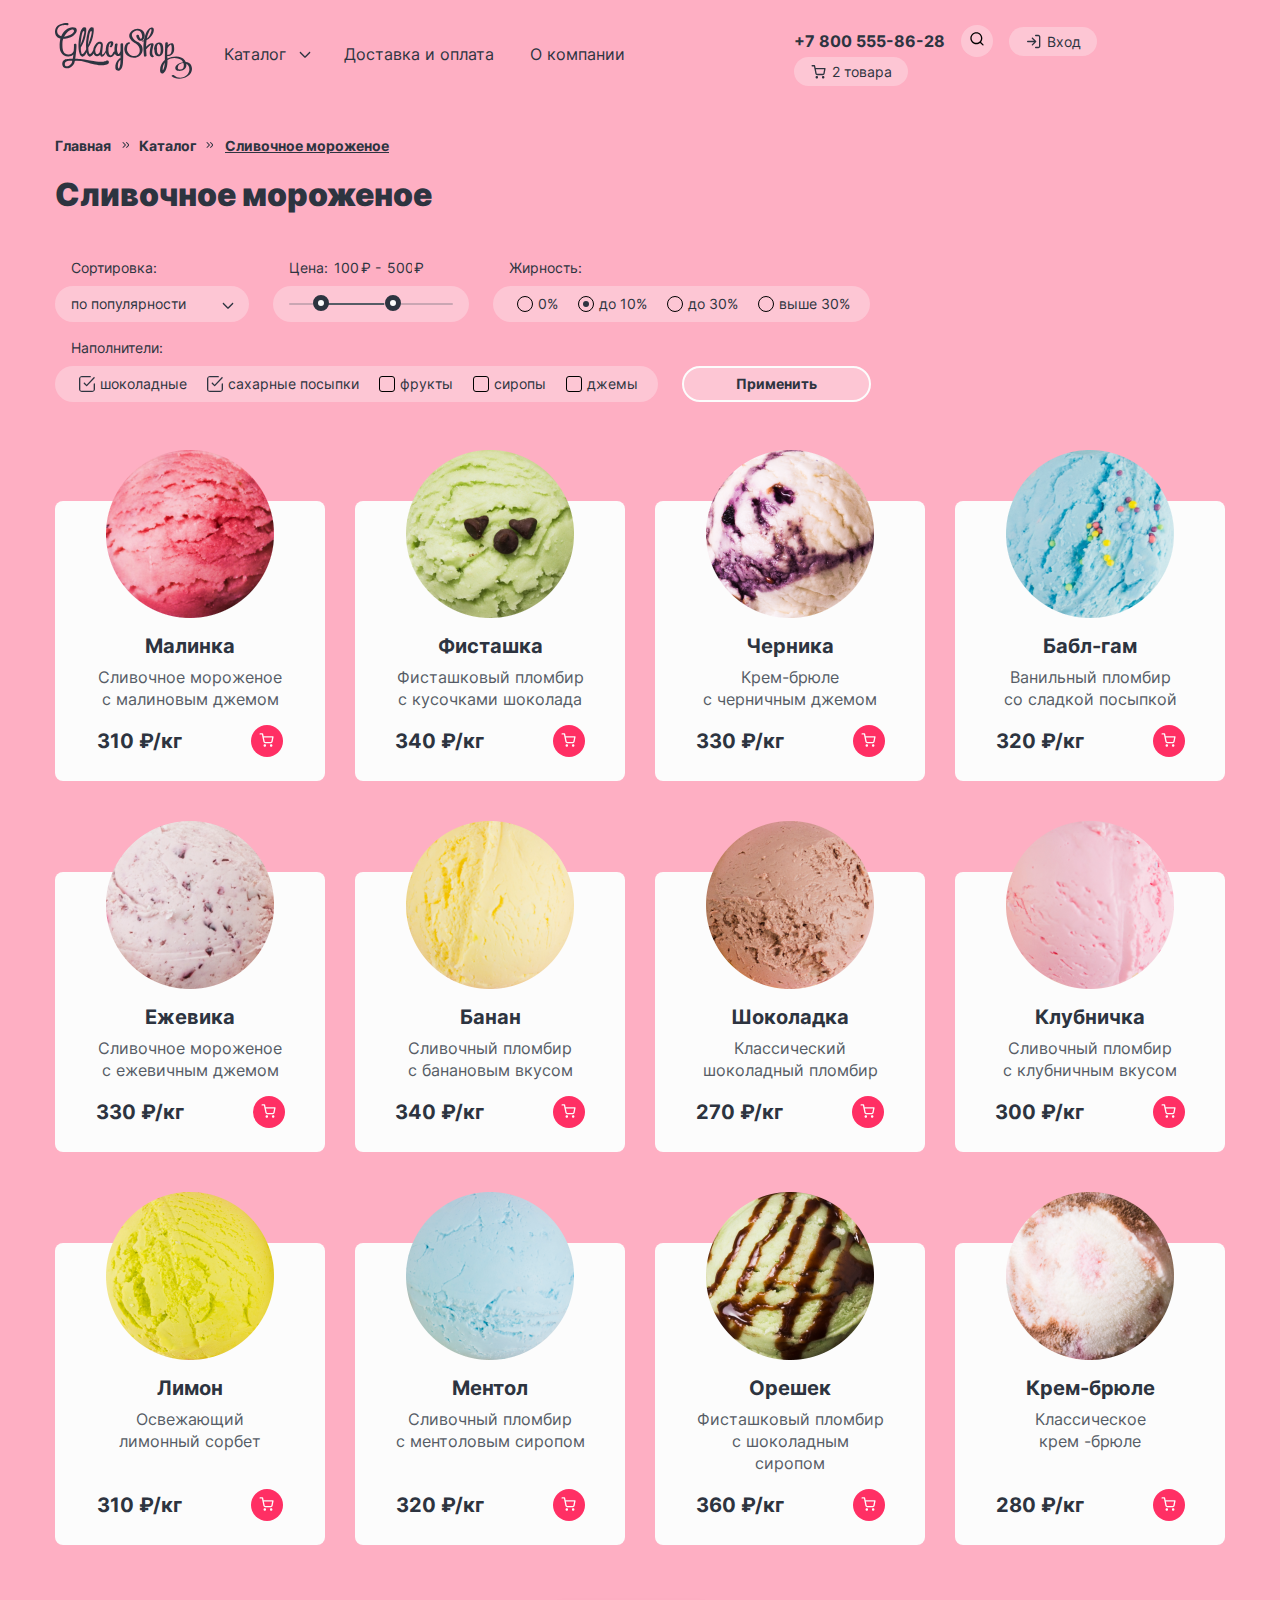
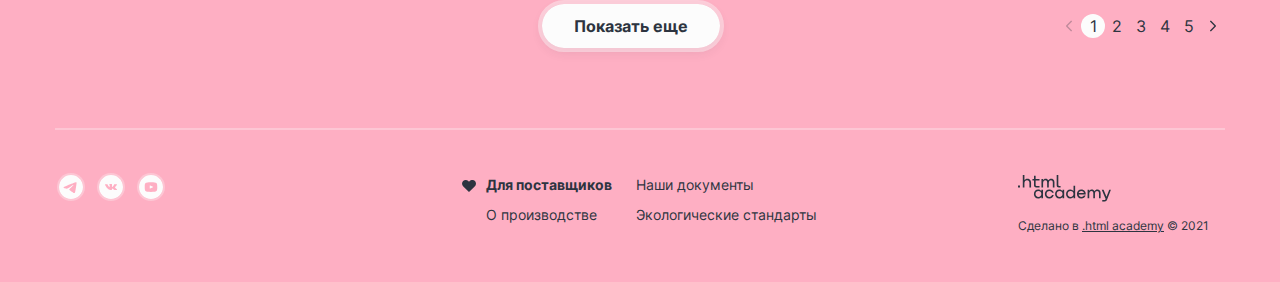
<file: catalog.html>
<!DOCTYPE html>
<html lang="ru">

  <head>
    <meta charset="utf-8">
    <meta http-equiv="X-UA-Compatible" content="IE=edge">
    <meta name="viewport" content="width=device-width, initial-scale=1.0">
    <meta name="description" content="HTML Academy: Глейси">
    <title>Каталог</title>
    <link rel="stylesheet" href="styles/styles.css">
    <link rel="icon" href="favicon.ico">
    <link rel="icon" type="image/png" href="images/favicon.png">
  </head>

  <body>
    <header class="page-header">
      <div class="container">
        <div class="page-header-wrapper">
          <a class="page-header-logo" href="index.html">
            <img class="logo-header" src="images/svg/logo-header.svg"
              alt="Логотип магазина по продаже мороженого Глейси." width="137" height="56">
          </a>
          <nav class="navigation">
            <ul class="navigation-list">
              <li class="navigation-item">
                <div class="dropdown-catalog">
                  <a class="navigation-link navigation-catalog" href="#">Каталог</a>
                  <ul class="dropdown-catalog-list">
                    <li class="dropdown-catalog-item">
                      <a class="dropdown-catalog-link dropdown-active" href="#">Новинки</a>
                    </li>
                    <li class="dropdown-catalog-item">
                      <a class="dropdown-catalog-link" href="catalog.html">Сливочное</a>
                    </li>
                    <li class="dropdown-catalog-item">
                      <a class="dropdown-catalog-link" href="#">Щербеты</a>
                    </li>
                    <li class="dropdown-catalog-item">
                      <a class="dropdown-catalog-link" href="#">Фруктовый лед</a>
                    </li>
                    <li class="dropdown-catalog-item">
                      <a class="dropdown-catalog-link" href="#">Мелорин</a>
                    </li>
                  </ul>
                </div>
              </li>
              <li class="navigation-item">
                <a class="navigation-link" href="#">Доставка и оплата</a>
              </li>
              <li class="navigation-item">
                <a class="navigation-link" href="#">О компании</a>
              </li>
            </ul>
          </nav>
          <div class="user-blog-wrapper">
            <a class="user-blog-phone user-blog" href="tel:+78005558628">+7 800 555-86-28</a>
            <div class="dropdown-search user-blog">
              <button class="search-button" type="button">
                <svg class="search-button-icon" aria-hidden="true" focusable="false" width="14" height="14"
                  viewBox="0 0 14 14" fill="currentColor" xmlns="http://www.w3.org/2000/svg">
                  <path fill-rule="evenodd" clip-rule="evenodd"
                    d="M1.66329 6.18794C1.66329 3.61061 3.75263 1.52128 6.32996 1.52128C8.90729 1.52128 10.9966 3.61061 10.9966 6.18794C10.9966 7.44522 10.4994 8.58636 9.69093 9.42549C9.66808 9.44305 9.64612 9.46229 9.62519 9.48321C9.60427 9.50413 9.58503 9.5261 9.56748 9.54894C8.72835 10.3574 7.58722 10.8546 6.32996 10.8546C3.75263 10.8546 1.66329 8.76527 1.66329 6.18794ZM10.0751 10.8759C9.04862 11.697 7.74662 12.1879 6.32996 12.1879C3.01625 12.1879 0.329956 9.50165 0.329956 6.18794C0.329956 2.87423 3.01625 0.187943 6.32996 0.187943C9.64367 0.187943 12.33 2.87423 12.33 6.18794C12.33 7.60463 11.839 8.90663 11.0179 9.93308L13.468 12.3832C13.7284 12.6436 13.7284 13.0657 13.468 13.326C13.2077 13.5864 12.7855 13.5864 12.5252 13.326L10.0751 10.8759Z" />
                </svg>
                <span class="visually-hidden">Кнопка поиска по сайту.</span>
              </button>
              <form class="search-form" action="https://echo.htmlacademy.ru/" method="post">
                <label class="visually-hidden" for="search-input">Поиск по сайту.</label>
                <input class="search-field" id="search-input" name="search-input" type="search"
                  placeholder="Поиск по сайту">
              </form>
            </div>
            <div class="dropdown-login user-blog">
              <a class="user-blog-link login-button" href="#">Вход</a>
              <div class="popover popover-login">
                <h2 class="popover-title">Личный кабинет</h2>
                <form class="popover-login-form" action="https://echo.htmlacademy.ru/" method="post">
                  <label class="visually-hidden" for="email-input">Введите ваш email.</label>
                  <input class="login-field" id="email-input" name="email-input" type="email"
                    placeholder="email@example.com" required>
                  <label class="visually-hidden" for="password-input">Введите ваш пароль.</label>
                  <input class="login-field" id="password-input" name="password-input" type="password"
                    placeholder="••••••" required>
                  <div class="popover-login-entry">
                    <button class="button entry-button" type="submit">Войти</button>
                    <div class="entry-help">
                      <a class="entry-help-link" href="#">Забыли пароль?</a>
                      <a class="entry-help-link" href="#">Регистрация</a>
                    </div>
                  </div>
                </form>
              </div>
            </div>
            <div class="dropdown-basket user-blog">
              <a class="user-blog-link open-basket-button" href="#">
                <span class="visually-hidden">Корзина.</span>
                2 товара
              </a>
              <div class="popover popover-basket">
                <h2 class="popover-title">Корзина</h2>
                <ul class="basket-list">
                  <li class="basket-item">
                    <img class="basket-item-img" src="images/content/ice-cream/raspberry.png"
                      alt="Мороженое с малиновым джемом." width="46" height="46">
                    <div class="basket-item-info">
                      <h3 class="basket-item-title">Малинка</h3>
                      <span class="basket-item-description">1 кг х 310 ₽</span>
                    </div>
                    <span class="basket-item-price">310 ₽</span>
                    <button class="delete-button" type="button">
                      <span class="visually-hidden">Удалить товар из корзины.</span>
                    </button>
                  </li>
                  <li class="basket-item">
                    <img class="basket-item-img" src="images/content/ice-cream/bubble-gum.png"
                      alt="Мороженое с малиновым джемом." width="46" height="46">
                    <div class="basket-item-info">
                      <h3 class="basket-item-title">Бабл-гам</h3>
                      <span class="basket-item-description">1,5 кг х 320 ₽</span>
                    </div>
                    <span class="basket-item-price">480 ₽</span>
                    <button class="delete-button" type="button">
                      <span class="visually-hidden">Удалить товар из корзины.</span>
                    </button>
                  </li>
                </ul>
                <div class="basket-checkout">
                  <a class="button basket-checkout-link" href="#">Оформить заказ</a>
                  <span class="basket-checkout-total">Итого: 790 ₽</span>
                </div>
              </div>
              <div class="popover-basket-empty">
                <span class="basket-empty-text">Ваша корзина пока пуста</span>
              </div>
            </div>
          </div>
        </div>
      </div>
    </header>

    <main class="main-inner main-container">
      <div class="container">
        <header class="inner-header">
          <ul class="breadcrumbs">
            <li class="breadcrumbs-item">
              <a class="breadcrumbs-link" href="index.html">Главная</a>
            </li>
            <li class="breadcrumbs-item">
              <a class="breadcrumbs-link" href="#">Каталог</a>
            </li>
            <li class="breadcrumbs-item">
              <a class="breadcrumbs-link breadcrumbs-link-current">Сливочное мороженое</a>
            </li>
          </ul>
          <h1 class="inner-header-title">Сливочное мороженое</h1>
        </header>
        <section class="catalog-products">
          <div class="catalog-filters">
            <form class="filters-form" action="https://echo.htmlacademy.ru/" method="get">
              <fieldset class="filters-group">
                <legend class="filters-group-title">Сортировка:</legend>
                <select class="select-control" aria-label="Сортировка" name="sorting">
                  <option value="popular">по популярности</option>
                  <option value="price">по цене</option>
                </select>
              </fieldset>
              <fieldset class="filters-group">
                <legend class="filters-group-title">Цена:
                  <label class="filters-group-label">
                    <input class="range-input" type="number" value="100" name="min-price">₽
                  </label>
                  <label class="filters-group-label">
                    -
                    <input class="range-input" type="number" value="500" name="max-price">₽
                  </label>
                </legend>
                <div class="range">
                  <div class="range-scale">
                    <div class="range-bar">
                      <button class="range-toggle toggle-min" type="button">
                        <span class="visually-hidden">Изменить минимальную цену.</span>
                      </button>
                      <button class="range-toggle toggle-max" type="button">
                        <span class="visually-hidden">Изменить максимальную цену.</span>
                      </button>
                    </div>
                  </div>
                </div>
              </fieldset>
              <fieldset class="filters-group">
                <legend class="filters-group-title">Жирность:</legend>
                <ul class="catalog-filters-list">
                  <li class="catalog-filters-item">
                    <label class="filters-control">
                      <input class="visually-hidden control-input" type="radio" name="fat-content" value="0">
                      <span class="control-mark"></span>
                      <span class="control-label">0%</span>
                    </label>
                  </li>
                  <li class="catalog-filters-item">
                    <label class="filters-control">
                      <input class="visually-hidden control-input" type="radio" name="fat-content" value="10" checked>
                      <span class="control-mark"></span>
                      <span class="control-label">до 10%</span>
                    </label>
                  </li>
                  <li class="catalog-filters-item">
                    <label class="filters-control">
                      <input class="visually-hidden control-input" type="radio" name="fat-content" value="30">
                      <span class="control-mark"></span>
                      <span class="control-label">до 30%</span>
                    </label>
                  </li>
                  <li class="catalog-filters-item">
                    <label class="filters-control">
                      <input class="visually-hidden control-input" type="radio" name="fat-content" value="30">
                      <span class="control-mark"></span>
                      <span class="control-label">выше 30%</span>
                    </label>
                  </li>
                </ul>
              </fieldset>
              <fieldset class="filters-group">
                <legend class="filters-group-title">Наполнители:</legend>
                <ul class="catalog-filters-list">
                  <li class="catalog-filters-item">
                    <label class="filters-control">
                      <input class="visually-hidden control-input" type="checkbox" name="fillers" value="chocolate"
                        checked>
                      <span class="control-mark"></span>
                      <span class="control-label">шоколадные</span>
                    </label>
                  </li>
                  <li class="catalog-filters-item">
                    <label class="filters-control">
                      <input class="visually-hidden control-input" type="checkbox" name="fillers"
                        value="sugar-sprinkles" checked>
                      <span class="control-mark"></span>
                      <span class="control-label">сахарные посыпки</span>
                    </label>
                  </li>
                  <li class="catalog-filters-item">
                    <label class="filters-control">
                      <input class="visually-hidden control-input" type="checkbox" name="fillers" value="fruit">
                      <span class="control-mark"></span>
                      <span class="control-label">фрукты</span>
                    </label>
                  </li>
                  <li class="catalog-filters-item">
                    <label class="filters-control">
                      <input class="visually-hidden control-input" type="checkbox" name="fillers" value="syrups">
                      <span class="control-mark"></span>
                      <span class="control-label">сиропы</span>
                    </label>
                  </li>
                  <li class="catalog-filters-item">
                    <label class="filters-control">
                      <input class="visually-hidden control-input" type="checkbox" name="fillers" value="jams">
                      <span class="control-mark"></span>
                      <span class="control-label">джемы</span>
                    </label>
                  </li>
                </ul>
              </fieldset>
              <button class="filters-button" type="submit">Применить</button>
            </form>
          </div>
          <ul class="products-list">
            <li class="products-item">
              <img class="products-item-img" src="images/content/ice-cream/raspberry.png"
                alt="Сливочное мороженое с малиновым джемом." width="168" height="168">
              <h2 class="products-item-title">Малинка</h2>
              <p class="products-item-description">Сливочное мороженое с малиновым джемом</p>
              <div class="products-price">
                <span class="price">310 ₽/кг</span>
                <button class="basket-button" type="button">
                  <svg class="basket-icon" aria-hidden="true" focusable="false" width="16" height="16"
                    viewBox="0 0 16 16" fill="currentColor" xmlns="http://www.w3.org/2000/svg">
                    <path fill-rule="evenodd" clip-rule="evenodd"
                      d="M1.16667 1.25C0.798477 1.25 0.5 1.54848 0.5 1.91667C0.5 2.28486 0.798477 2.58333 1.16667 2.58333H2.93794L3.40537 4.91872C3.40821 4.93667 3.41176 4.95438 3.416 4.97182L4.38338 9.80515L4.3835 9.80571C4.46706 10.2257 4.69562 10.603 5.02921 10.8715C5.36111 11.1387 5.77595 11.2813 6.20183 11.2748H11.8225C12.2484 11.2813 12.6633 11.1387 12.9952 10.8715C13.3289 10.6029 13.5575 10.2254 13.641 9.80515L13.641 9.80515L13.642 9.80016L14.5691 4.93872C14.6063 4.74355 14.5545 4.54195 14.4279 4.38887C14.3012 4.23578 14.1129 4.14716 13.9142 4.14716H4.61072L4.1381 1.78583C4.07574 1.47426 3.80215 1.25 3.4844 1.25H1.16667ZM5.69098 9.54444L4.87759 5.4805H13.1084L12.3328 9.54736C12.31 9.65988 12.2485 9.7609 12.1591 9.83291C12.0691 9.90535 11.9565 9.94383 11.841 9.94162L11.841 9.94149H11.8282H6.19614V9.94137L6.18337 9.94162C6.06787 9.94383 5.95528 9.90535 5.8653 9.83291C5.77531 9.76048 5.71368 9.6587 5.69117 9.5454L5.69098 9.54444ZM4.55739 13.5054C4.55739 12.8175 5.1151 12.2597 5.80307 12.2597C6.49105 12.2597 7.04876 12.8175 7.04876 13.5054C7.04876 14.1934 6.49105 14.7511 5.80307 14.7511C5.1151 14.7511 4.55739 14.1934 4.55739 13.5054ZM10.9307 13.5054C10.9307 12.8175 11.4884 12.2597 12.1764 12.2597C12.8644 12.2597 13.4221 12.8175 13.4221 13.5054C13.4221 14.1934 12.8644 14.7511 12.1764 14.7511C11.4884 14.7511 10.9307 14.1934 10.9307 13.5054Z" />
                  </svg>
                  <span class="visually-hidden">Добавить в корзину.</span>
                </button>
              </div>
            </li>
            <li class="products-item">
              <img class="products-item-img" src="images/content/ice-cream/pistachio.png"
                alt="Фисташковый пломбир с кусочками шоколада." width="168" height="168">
              <h2 class="products-item-title">Фисташка</h2>
              <p class="products-item-description">Фисташковый пломбир с кусочками шоколада</p>
              <div class="products-price">
                <span class="price">340 ₽/кг</span>
                <button class="basket-button" type="button">
                  <svg class="basket-icon" aria-hidden="true" focusable="false" width="16" height="16"
                    viewBox="0 0 16 16" fill="currentColor" xmlns="http://www.w3.org/2000/svg">
                    <path fill-rule="evenodd" clip-rule="evenodd"
                      d="M1.16667 1.25C0.798477 1.25 0.5 1.54848 0.5 1.91667C0.5 2.28486 0.798477 2.58333 1.16667 2.58333H2.93794L3.40537 4.91872C3.40821 4.93667 3.41176 4.95438 3.416 4.97182L4.38338 9.80515L4.3835 9.80571C4.46706 10.2257 4.69562 10.603 5.02921 10.8715C5.36111 11.1387 5.77595 11.2813 6.20183 11.2748H11.8225C12.2484 11.2813 12.6633 11.1387 12.9952 10.8715C13.3289 10.6029 13.5575 10.2254 13.641 9.80515L13.641 9.80515L13.642 9.80016L14.5691 4.93872C14.6063 4.74355 14.5545 4.54195 14.4279 4.38887C14.3012 4.23578 14.1129 4.14716 13.9142 4.14716H4.61072L4.1381 1.78583C4.07574 1.47426 3.80215 1.25 3.4844 1.25H1.16667ZM5.69098 9.54444L4.87759 5.4805H13.1084L12.3328 9.54736C12.31 9.65988 12.2485 9.7609 12.1591 9.83291C12.0691 9.90535 11.9565 9.94383 11.841 9.94162L11.841 9.94149H11.8282H6.19614V9.94137L6.18337 9.94162C6.06787 9.94383 5.95528 9.90535 5.8653 9.83291C5.77531 9.76048 5.71368 9.6587 5.69117 9.5454L5.69098 9.54444ZM4.55739 13.5054C4.55739 12.8175 5.1151 12.2597 5.80307 12.2597C6.49105 12.2597 7.04876 12.8175 7.04876 13.5054C7.04876 14.1934 6.49105 14.7511 5.80307 14.7511C5.1151 14.7511 4.55739 14.1934 4.55739 13.5054ZM10.9307 13.5054C10.9307 12.8175 11.4884 12.2597 12.1764 12.2597C12.8644 12.2597 13.4221 12.8175 13.4221 13.5054C13.4221 14.1934 12.8644 14.7511 12.1764 14.7511C11.4884 14.7511 10.9307 14.1934 10.9307 13.5054Z" />
                  </svg>
                  <span class="visually-hidden">Добавить в корзину.</span>
                </button>
              </div>
            </li>
            <li class="products-item">
              <img class="products-item-img" src="images/content/ice-cream/blueberry.png"
                alt="Мороженое с черничным джемом." width="168" height="168">
              <h2 class="products-item-title">Черника</h2>
              <p class="products-item-description">Крем-брюле с&nbsp;черничным джемом</p>
              <div class="products-price">
                <span class="price">330 ₽/кг</span>
                <button class="basket-button" type="button">
                  <svg class="basket-icon" aria-hidden="true" focusable="false" width="16" height="16"
                    viewBox="0 0 16 16" fill="currentColor" xmlns="http://www.w3.org/2000/svg">
                    <path fill-rule="evenodd" clip-rule="evenodd"
                      d="M1.16667 1.25C0.798477 1.25 0.5 1.54848 0.5 1.91667C0.5 2.28486 0.798477 2.58333 1.16667 2.58333H2.93794L3.40537 4.91872C3.40821 4.93667 3.41176 4.95438 3.416 4.97182L4.38338 9.80515L4.3835 9.80571C4.46706 10.2257 4.69562 10.603 5.02921 10.8715C5.36111 11.1387 5.77595 11.2813 6.20183 11.2748H11.8225C12.2484 11.2813 12.6633 11.1387 12.9952 10.8715C13.3289 10.6029 13.5575 10.2254 13.641 9.80515L13.641 9.80515L13.642 9.80016L14.5691 4.93872C14.6063 4.74355 14.5545 4.54195 14.4279 4.38887C14.3012 4.23578 14.1129 4.14716 13.9142 4.14716H4.61072L4.1381 1.78583C4.07574 1.47426 3.80215 1.25 3.4844 1.25H1.16667ZM5.69098 9.54444L4.87759 5.4805H13.1084L12.3328 9.54736C12.31 9.65988 12.2485 9.7609 12.1591 9.83291C12.0691 9.90535 11.9565 9.94383 11.841 9.94162L11.841 9.94149H11.8282H6.19614V9.94137L6.18337 9.94162C6.06787 9.94383 5.95528 9.90535 5.8653 9.83291C5.77531 9.76048 5.71368 9.6587 5.69117 9.5454L5.69098 9.54444ZM4.55739 13.5054C4.55739 12.8175 5.1151 12.2597 5.80307 12.2597C6.49105 12.2597 7.04876 12.8175 7.04876 13.5054C7.04876 14.1934 6.49105 14.7511 5.80307 14.7511C5.1151 14.7511 4.55739 14.1934 4.55739 13.5054ZM10.9307 13.5054C10.9307 12.8175 11.4884 12.2597 12.1764 12.2597C12.8644 12.2597 13.4221 12.8175 13.4221 13.5054C13.4221 14.1934 12.8644 14.7511 12.1764 14.7511C11.4884 14.7511 10.9307 14.1934 10.9307 13.5054Z" />
                  </svg>
                  <span class="visually-hidden">Добавить в корзину.</span>
                </button>
              </div>
            </li>
            <li class="products-item">
              <img class="products-item-img" src="images/content/ice-cream/bubble-gum.png"
                alt="Ванильный пломбир со сладкой посыпкой." width="168" height="168">
              <h2 class="products-item-title">Бабл-гам</h2>
              <p class="products-item-description">Ванильный пломбир со&nbsp;сладкой посыпкой</p>
              <div class="products-price">
                <span class="price">320 ₽/кг</span>
                <button class="basket-button" type="button">
                  <svg class="basket-icon" aria-hidden="true" focusable="false" width="16" height="16"
                    viewBox="0 0 16 16" fill="currentColor" xmlns="http://www.w3.org/2000/svg">
                    <path fill-rule="evenodd" clip-rule="evenodd"
                      d="M1.16667 1.25C0.798477 1.25 0.5 1.54848 0.5 1.91667C0.5 2.28486 0.798477 2.58333 1.16667 2.58333H2.93794L3.40537 4.91872C3.40821 4.93667 3.41176 4.95438 3.416 4.97182L4.38338 9.80515L4.3835 9.80571C4.46706 10.2257 4.69562 10.603 5.02921 10.8715C5.36111 11.1387 5.77595 11.2813 6.20183 11.2748H11.8225C12.2484 11.2813 12.6633 11.1387 12.9952 10.8715C13.3289 10.6029 13.5575 10.2254 13.641 9.80515L13.641 9.80515L13.642 9.80016L14.5691 4.93872C14.6063 4.74355 14.5545 4.54195 14.4279 4.38887C14.3012 4.23578 14.1129 4.14716 13.9142 4.14716H4.61072L4.1381 1.78583C4.07574 1.47426 3.80215 1.25 3.4844 1.25H1.16667ZM5.69098 9.54444L4.87759 5.4805H13.1084L12.3328 9.54736C12.31 9.65988 12.2485 9.7609 12.1591 9.83291C12.0691 9.90535 11.9565 9.94383 11.841 9.94162L11.841 9.94149H11.8282H6.19614V9.94137L6.18337 9.94162C6.06787 9.94383 5.95528 9.90535 5.8653 9.83291C5.77531 9.76048 5.71368 9.6587 5.69117 9.5454L5.69098 9.54444ZM4.55739 13.5054C4.55739 12.8175 5.1151 12.2597 5.80307 12.2597C6.49105 12.2597 7.04876 12.8175 7.04876 13.5054C7.04876 14.1934 6.49105 14.7511 5.80307 14.7511C5.1151 14.7511 4.55739 14.1934 4.55739 13.5054ZM10.9307 13.5054C10.9307 12.8175 11.4884 12.2597 12.1764 12.2597C12.8644 12.2597 13.4221 12.8175 13.4221 13.5054C13.4221 14.1934 12.8644 14.7511 12.1764 14.7511C11.4884 14.7511 10.9307 14.1934 10.9307 13.5054Z" />
                  </svg>
                  <span class="visually-hidden">Добавить в корзину.</span>
                </button>
              </div>
            </li>
            <li class="products-item">
              <img class="products-item-img" src="images/content/ice-cream/blackberry.png"
                alt="Сливочное мороженое с ежевичным джемом." width="168" height="168">
              <h2 class="products-item-title">Ежевика</h2>
              <p class="products-item-description">Сливочное мороженое с ежевичным джемом</p>
              <div class="products-price">
                <span class="price">330 ₽/кг</span>
                <button class="basket-button" type="button">
                  <svg class="basket-icon" aria-hidden="true" focusable="false" width="16" height="16"
                    viewBox="0 0 16 16" fill="currentColor" xmlns="http://www.w3.org/2000/svg">
                    <path fill-rule="evenodd" clip-rule="evenodd"
                      d="M1.16667 1.25C0.798477 1.25 0.5 1.54848 0.5 1.91667C0.5 2.28486 0.798477 2.58333 1.16667 2.58333H2.93794L3.40537 4.91872C3.40821 4.93667 3.41176 4.95438 3.416 4.97182L4.38338 9.80515L4.3835 9.80571C4.46706 10.2257 4.69562 10.603 5.02921 10.8715C5.36111 11.1387 5.77595 11.2813 6.20183 11.2748H11.8225C12.2484 11.2813 12.6633 11.1387 12.9952 10.8715C13.3289 10.6029 13.5575 10.2254 13.641 9.80515L13.641 9.80515L13.642 9.80016L14.5691 4.93872C14.6063 4.74355 14.5545 4.54195 14.4279 4.38887C14.3012 4.23578 14.1129 4.14716 13.9142 4.14716H4.61072L4.1381 1.78583C4.07574 1.47426 3.80215 1.25 3.4844 1.25H1.16667ZM5.69098 9.54444L4.87759 5.4805H13.1084L12.3328 9.54736C12.31 9.65988 12.2485 9.7609 12.1591 9.83291C12.0691 9.90535 11.9565 9.94383 11.841 9.94162L11.841 9.94149H11.8282H6.19614V9.94137L6.18337 9.94162C6.06787 9.94383 5.95528 9.90535 5.8653 9.83291C5.77531 9.76048 5.71368 9.6587 5.69117 9.5454L5.69098 9.54444ZM4.55739 13.5054C4.55739 12.8175 5.1151 12.2597 5.80307 12.2597C6.49105 12.2597 7.04876 12.8175 7.04876 13.5054C7.04876 14.1934 6.49105 14.7511 5.80307 14.7511C5.1151 14.7511 4.55739 14.1934 4.55739 13.5054ZM10.9307 13.5054C10.9307 12.8175 11.4884 12.2597 12.1764 12.2597C12.8644 12.2597 13.4221 12.8175 13.4221 13.5054C13.4221 14.1934 12.8644 14.7511 12.1764 14.7511C11.4884 14.7511 10.9307 14.1934 10.9307 13.5054Z" />
                  </svg>
                  <span class="visually-hidden">Добавить в корзину.</span>
                </button>
              </div>
            </li>
            <li class="products-item">
              <img class="products-item-img" src="images/content/ice-cream/banana.png"
                alt="Сливочный пломбир с банановым вкусом." width="168" height="168">
              <h2 class="products-item-title">Банан</h2>
              <p class="products-item-description">Сливочный пломбир с&nbsp;банановым вкусом</p>
              <div class="products-price">
                <span class="price">340 ₽/кг</span>
                <button class="basket-button" type="button">
                  <svg class="basket-icon" aria-hidden="true" focusable="false" width="16" height="16"
                    viewBox="0 0 16 16" fill="currentColor" xmlns="http://www.w3.org/2000/svg">
                    <path fill-rule="evenodd" clip-rule="evenodd"
                      d="M1.16667 1.25C0.798477 1.25 0.5 1.54848 0.5 1.91667C0.5 2.28486 0.798477 2.58333 1.16667 2.58333H2.93794L3.40537 4.91872C3.40821 4.93667 3.41176 4.95438 3.416 4.97182L4.38338 9.80515L4.3835 9.80571C4.46706 10.2257 4.69562 10.603 5.02921 10.8715C5.36111 11.1387 5.77595 11.2813 6.20183 11.2748H11.8225C12.2484 11.2813 12.6633 11.1387 12.9952 10.8715C13.3289 10.6029 13.5575 10.2254 13.641 9.80515L13.641 9.80515L13.642 9.80016L14.5691 4.93872C14.6063 4.74355 14.5545 4.54195 14.4279 4.38887C14.3012 4.23578 14.1129 4.14716 13.9142 4.14716H4.61072L4.1381 1.78583C4.07574 1.47426 3.80215 1.25 3.4844 1.25H1.16667ZM5.69098 9.54444L4.87759 5.4805H13.1084L12.3328 9.54736C12.31 9.65988 12.2485 9.7609 12.1591 9.83291C12.0691 9.90535 11.9565 9.94383 11.841 9.94162L11.841 9.94149H11.8282H6.19614V9.94137L6.18337 9.94162C6.06787 9.94383 5.95528 9.90535 5.8653 9.83291C5.77531 9.76048 5.71368 9.6587 5.69117 9.5454L5.69098 9.54444ZM4.55739 13.5054C4.55739 12.8175 5.1151 12.2597 5.80307 12.2597C6.49105 12.2597 7.04876 12.8175 7.04876 13.5054C7.04876 14.1934 6.49105 14.7511 5.80307 14.7511C5.1151 14.7511 4.55739 14.1934 4.55739 13.5054ZM10.9307 13.5054C10.9307 12.8175 11.4884 12.2597 12.1764 12.2597C12.8644 12.2597 13.4221 12.8175 13.4221 13.5054C13.4221 14.1934 12.8644 14.7511 12.1764 14.7511C11.4884 14.7511 10.9307 14.1934 10.9307 13.5054Z" />
                  </svg>
                  <span class="visually-hidden">Добавить в корзину.</span>
                </button>
              </div>
            </li>
            <li class="products-item">
              <img class="products-item-img" src="images/content/ice-cream/chocolate.png"
                alt="Классический шоколадный пломбир." width="168" height="168">
              <h2 class="products-item-title">Шоколадка</h2>
              <p class="products-item-description">Классический шоколадный пломбир</p>
              <div class="products-price">
                <span class="price">270 ₽/кг</span>
                <button class="basket-button" type="button">
                  <svg class="basket-icon" aria-hidden="true" focusable="false" width="16" height="16"
                    viewBox="0 0 16 16" fill="currentColor" xmlns="http://www.w3.org/2000/svg">
                    <path fill-rule="evenodd" clip-rule="evenodd"
                      d="M1.16667 1.25C0.798477 1.25 0.5 1.54848 0.5 1.91667C0.5 2.28486 0.798477 2.58333 1.16667 2.58333H2.93794L3.40537 4.91872C3.40821 4.93667 3.41176 4.95438 3.416 4.97182L4.38338 9.80515L4.3835 9.80571C4.46706 10.2257 4.69562 10.603 5.02921 10.8715C5.36111 11.1387 5.77595 11.2813 6.20183 11.2748H11.8225C12.2484 11.2813 12.6633 11.1387 12.9952 10.8715C13.3289 10.6029 13.5575 10.2254 13.641 9.80515L13.641 9.80515L13.642 9.80016L14.5691 4.93872C14.6063 4.74355 14.5545 4.54195 14.4279 4.38887C14.3012 4.23578 14.1129 4.14716 13.9142 4.14716H4.61072L4.1381 1.78583C4.07574 1.47426 3.80215 1.25 3.4844 1.25H1.16667ZM5.69098 9.54444L4.87759 5.4805H13.1084L12.3328 9.54736C12.31 9.65988 12.2485 9.7609 12.1591 9.83291C12.0691 9.90535 11.9565 9.94383 11.841 9.94162L11.841 9.94149H11.8282H6.19614V9.94137L6.18337 9.94162C6.06787 9.94383 5.95528 9.90535 5.8653 9.83291C5.77531 9.76048 5.71368 9.6587 5.69117 9.5454L5.69098 9.54444ZM4.55739 13.5054C4.55739 12.8175 5.1151 12.2597 5.80307 12.2597C6.49105 12.2597 7.04876 12.8175 7.04876 13.5054C7.04876 14.1934 6.49105 14.7511 5.80307 14.7511C5.1151 14.7511 4.55739 14.1934 4.55739 13.5054ZM10.9307 13.5054C10.9307 12.8175 11.4884 12.2597 12.1764 12.2597C12.8644 12.2597 13.4221 12.8175 13.4221 13.5054C13.4221 14.1934 12.8644 14.7511 12.1764 14.7511C11.4884 14.7511 10.9307 14.1934 10.9307 13.5054Z" />
                  </svg>
                  <span class="visually-hidden">Добавить в корзину.</span>
                </button>
              </div>
            </li>
            <li class="products-item">
              <img class="products-item-img" src="images/content/ice-cream/strawberry.png"
                alt="Сливочный пломбир с клубничным вкусом." width="168" height="168">
              <h2 class="products-item-title">Клубничка</h2>
              <p class="products-item-description">Сливочный пломбир с&nbsp;клубничным вкусом</p>
              <div class="products-price">
                <span class="price">300 ₽/кг</span>
                <button class="basket-button" type="button">
                  <svg class="basket-icon" aria-hidden="true" focusable="false" width="16" height="16"
                    viewBox="0 0 16 16" fill="currentColor" xmlns="http://www.w3.org/2000/svg">
                    <path fill-rule="evenodd" clip-rule="evenodd"
                      d="M1.16667 1.25C0.798477 1.25 0.5 1.54848 0.5 1.91667C0.5 2.28486 0.798477 2.58333 1.16667 2.58333H2.93794L3.40537 4.91872C3.40821 4.93667 3.41176 4.95438 3.416 4.97182L4.38338 9.80515L4.3835 9.80571C4.46706 10.2257 4.69562 10.603 5.02921 10.8715C5.36111 11.1387 5.77595 11.2813 6.20183 11.2748H11.8225C12.2484 11.2813 12.6633 11.1387 12.9952 10.8715C13.3289 10.6029 13.5575 10.2254 13.641 9.80515L13.641 9.80515L13.642 9.80016L14.5691 4.93872C14.6063 4.74355 14.5545 4.54195 14.4279 4.38887C14.3012 4.23578 14.1129 4.14716 13.9142 4.14716H4.61072L4.1381 1.78583C4.07574 1.47426 3.80215 1.25 3.4844 1.25H1.16667ZM5.69098 9.54444L4.87759 5.4805H13.1084L12.3328 9.54736C12.31 9.65988 12.2485 9.7609 12.1591 9.83291C12.0691 9.90535 11.9565 9.94383 11.841 9.94162L11.841 9.94149H11.8282H6.19614V9.94137L6.18337 9.94162C6.06787 9.94383 5.95528 9.90535 5.8653 9.83291C5.77531 9.76048 5.71368 9.6587 5.69117 9.5454L5.69098 9.54444ZM4.55739 13.5054C4.55739 12.8175 5.1151 12.2597 5.80307 12.2597C6.49105 12.2597 7.04876 12.8175 7.04876 13.5054C7.04876 14.1934 6.49105 14.7511 5.80307 14.7511C5.1151 14.7511 4.55739 14.1934 4.55739 13.5054ZM10.9307 13.5054C10.9307 12.8175 11.4884 12.2597 12.1764 12.2597C12.8644 12.2597 13.4221 12.8175 13.4221 13.5054C13.4221 14.1934 12.8644 14.7511 12.1764 14.7511C11.4884 14.7511 10.9307 14.1934 10.9307 13.5054Z" />
                  </svg>
                  <span class="visually-hidden">Добавить в корзину.</span>
                </button>
              </div>
            </li>
            <li class="products-item">
              <img class="products-item-img" src="images/content/ice-cream/lemon.png" alt="Мороженое лимонный сорбет."
                width="168" height="168">
              <h2 class="products-item-title">Лимон</h2>
              <p class="products-item-description">Освежающий лимонный сорбет</p>
              <div class="products-price">
                <span class="price">310 ₽/кг</span>
                <button class="basket-button" type="button">
                  <svg class="basket-icon" aria-hidden="true" focusable="false" width="16" height="16"
                    viewBox="0 0 16 16" fill="currentColor" xmlns="http://www.w3.org/2000/svg">
                    <path fill-rule="evenodd" clip-rule="evenodd"
                      d="M1.16667 1.25C0.798477 1.25 0.5 1.54848 0.5 1.91667C0.5 2.28486 0.798477 2.58333 1.16667 2.58333H2.93794L3.40537 4.91872C3.40821 4.93667 3.41176 4.95438 3.416 4.97182L4.38338 9.80515L4.3835 9.80571C4.46706 10.2257 4.69562 10.603 5.02921 10.8715C5.36111 11.1387 5.77595 11.2813 6.20183 11.2748H11.8225C12.2484 11.2813 12.6633 11.1387 12.9952 10.8715C13.3289 10.6029 13.5575 10.2254 13.641 9.80515L13.641 9.80515L13.642 9.80016L14.5691 4.93872C14.6063 4.74355 14.5545 4.54195 14.4279 4.38887C14.3012 4.23578 14.1129 4.14716 13.9142 4.14716H4.61072L4.1381 1.78583C4.07574 1.47426 3.80215 1.25 3.4844 1.25H1.16667ZM5.69098 9.54444L4.87759 5.4805H13.1084L12.3328 9.54736C12.31 9.65988 12.2485 9.7609 12.1591 9.83291C12.0691 9.90535 11.9565 9.94383 11.841 9.94162L11.841 9.94149H11.8282H6.19614V9.94137L6.18337 9.94162C6.06787 9.94383 5.95528 9.90535 5.8653 9.83291C5.77531 9.76048 5.71368 9.6587 5.69117 9.5454L5.69098 9.54444ZM4.55739 13.5054C4.55739 12.8175 5.1151 12.2597 5.80307 12.2597C6.49105 12.2597 7.04876 12.8175 7.04876 13.5054C7.04876 14.1934 6.49105 14.7511 5.80307 14.7511C5.1151 14.7511 4.55739 14.1934 4.55739 13.5054ZM10.9307 13.5054C10.9307 12.8175 11.4884 12.2597 12.1764 12.2597C12.8644 12.2597 13.4221 12.8175 13.4221 13.5054C13.4221 14.1934 12.8644 14.7511 12.1764 14.7511C11.4884 14.7511 10.9307 14.1934 10.9307 13.5054Z" />
                  </svg>
                  <span class="visually-hidden">Добавить в корзину.</span>
                </button>
              </div>
            </li>
            <li class="products-item">
              <img class="products-item-img" src="images/content/ice-cream/menthol.png"
                alt="Сливочный пломбир с ментоловым сиропом." width="168" height="168">
              <h2 class="products-item-title">Ментол</h2>
              <p class="products-item-description">Сливочный пломбир с&nbsp;ментоловым сиропом</p>
              <div class="products-price">
                <span class="price">320 ₽/кг</span>
                <button class="basket-button" type="button">
                  <svg class="basket-icon" aria-hidden="true" focusable="false" width="16" height="16"
                    viewBox="0 0 16 16" fill="currentColor" xmlns="http://www.w3.org/2000/svg">
                    <path fill-rule="evenodd" clip-rule="evenodd"
                      d="M1.16667 1.25C0.798477 1.25 0.5 1.54848 0.5 1.91667C0.5 2.28486 0.798477 2.58333 1.16667 2.58333H2.93794L3.40537 4.91872C3.40821 4.93667 3.41176 4.95438 3.416 4.97182L4.38338 9.80515L4.3835 9.80571C4.46706 10.2257 4.69562 10.603 5.02921 10.8715C5.36111 11.1387 5.77595 11.2813 6.20183 11.2748H11.8225C12.2484 11.2813 12.6633 11.1387 12.9952 10.8715C13.3289 10.6029 13.5575 10.2254 13.641 9.80515L13.641 9.80515L13.642 9.80016L14.5691 4.93872C14.6063 4.74355 14.5545 4.54195 14.4279 4.38887C14.3012 4.23578 14.1129 4.14716 13.9142 4.14716H4.61072L4.1381 1.78583C4.07574 1.47426 3.80215 1.25 3.4844 1.25H1.16667ZM5.69098 9.54444L4.87759 5.4805H13.1084L12.3328 9.54736C12.31 9.65988 12.2485 9.7609 12.1591 9.83291C12.0691 9.90535 11.9565 9.94383 11.841 9.94162L11.841 9.94149H11.8282H6.19614V9.94137L6.18337 9.94162C6.06787 9.94383 5.95528 9.90535 5.8653 9.83291C5.77531 9.76048 5.71368 9.6587 5.69117 9.5454L5.69098 9.54444ZM4.55739 13.5054C4.55739 12.8175 5.1151 12.2597 5.80307 12.2597C6.49105 12.2597 7.04876 12.8175 7.04876 13.5054C7.04876 14.1934 6.49105 14.7511 5.80307 14.7511C5.1151 14.7511 4.55739 14.1934 4.55739 13.5054ZM10.9307 13.5054C10.9307 12.8175 11.4884 12.2597 12.1764 12.2597C12.8644 12.2597 13.4221 12.8175 13.4221 13.5054C13.4221 14.1934 12.8644 14.7511 12.1764 14.7511C11.4884 14.7511 10.9307 14.1934 10.9307 13.5054Z" />
                  </svg>
                  <span class="visually-hidden">Добавить в корзину.</span>
                </button>
              </div>
            </li>
            <li class="products-item">
              <img class="products-item-img" src="images/content/ice-cream/nut.png"
                alt="Фисташковый пломбир с шоколадным сиропом." width="168" height="168">
              <h2 class="products-item-title">Орешек</h2>
              <p class="products-item-description">Фисташковый пломбир с шоколадным сиропом</p>
              <div class="products-price">
                <span class="price">360 ₽/кг</span>
                <button class="basket-button" type="button">
                  <svg class="basket-icon" aria-hidden="true" focusable="false" width="16" height="16"
                    viewBox="0 0 16 16" fill="currentColor" xmlns="http://www.w3.org/2000/svg">
                    <path fill-rule="evenodd" clip-rule="evenodd"
                      d="M1.16667 1.25C0.798477 1.25 0.5 1.54848 0.5 1.91667C0.5 2.28486 0.798477 2.58333 1.16667 2.58333H2.93794L3.40537 4.91872C3.40821 4.93667 3.41176 4.95438 3.416 4.97182L4.38338 9.80515L4.3835 9.80571C4.46706 10.2257 4.69562 10.603 5.02921 10.8715C5.36111 11.1387 5.77595 11.2813 6.20183 11.2748H11.8225C12.2484 11.2813 12.6633 11.1387 12.9952 10.8715C13.3289 10.6029 13.5575 10.2254 13.641 9.80515L13.641 9.80515L13.642 9.80016L14.5691 4.93872C14.6063 4.74355 14.5545 4.54195 14.4279 4.38887C14.3012 4.23578 14.1129 4.14716 13.9142 4.14716H4.61072L4.1381 1.78583C4.07574 1.47426 3.80215 1.25 3.4844 1.25H1.16667ZM5.69098 9.54444L4.87759 5.4805H13.1084L12.3328 9.54736C12.31 9.65988 12.2485 9.7609 12.1591 9.83291C12.0691 9.90535 11.9565 9.94383 11.841 9.94162L11.841 9.94149H11.8282H6.19614V9.94137L6.18337 9.94162C6.06787 9.94383 5.95528 9.90535 5.8653 9.83291C5.77531 9.76048 5.71368 9.6587 5.69117 9.5454L5.69098 9.54444ZM4.55739 13.5054C4.55739 12.8175 5.1151 12.2597 5.80307 12.2597C6.49105 12.2597 7.04876 12.8175 7.04876 13.5054C7.04876 14.1934 6.49105 14.7511 5.80307 14.7511C5.1151 14.7511 4.55739 14.1934 4.55739 13.5054ZM10.9307 13.5054C10.9307 12.8175 11.4884 12.2597 12.1764 12.2597C12.8644 12.2597 13.4221 12.8175 13.4221 13.5054C13.4221 14.1934 12.8644 14.7511 12.1764 14.7511C11.4884 14.7511 10.9307 14.1934 10.9307 13.5054Z" />
                  </svg>
                  <span class="visually-hidden">Добавить в корзину.</span>
                </button>
              </div>
            </li>
            <li class="products-item">
              <img class="products-item-img" src="images/content/ice-cream/сreme-brulee.png"
                alt="Классическое крем-брюле." width="168" height="168">
              <h2 class="products-item-title">Крем-брюле</h2>
              <p class="products-item-description">Классическое крем&nbsp;-брюле</p>
              <div class="products-price">
                <span class="price">280 ₽/кг</span>
                <button class="basket-button" type="button">
                  <svg class="basket-icon" aria-hidden="true" focusable="false" width="16" height="16"
                    viewBox="0 0 16 16" fill="currentColor" xmlns="http://www.w3.org/2000/svg">
                    <path fill-rule="evenodd" clip-rule="evenodd"
                      d="M1.16667 1.25C0.798477 1.25 0.5 1.54848 0.5 1.91667C0.5 2.28486 0.798477 2.58333 1.16667 2.58333H2.93794L3.40537 4.91872C3.40821 4.93667 3.41176 4.95438 3.416 4.97182L4.38338 9.80515L4.3835 9.80571C4.46706 10.2257 4.69562 10.603 5.02921 10.8715C5.36111 11.1387 5.77595 11.2813 6.20183 11.2748H11.8225C12.2484 11.2813 12.6633 11.1387 12.9952 10.8715C13.3289 10.6029 13.5575 10.2254 13.641 9.80515L13.641 9.80515L13.642 9.80016L14.5691 4.93872C14.6063 4.74355 14.5545 4.54195 14.4279 4.38887C14.3012 4.23578 14.1129 4.14716 13.9142 4.14716H4.61072L4.1381 1.78583C4.07574 1.47426 3.80215 1.25 3.4844 1.25H1.16667ZM5.69098 9.54444L4.87759 5.4805H13.1084L12.3328 9.54736C12.31 9.65988 12.2485 9.7609 12.1591 9.83291C12.0691 9.90535 11.9565 9.94383 11.841 9.94162L11.841 9.94149H11.8282H6.19614V9.94137L6.18337 9.94162C6.06787 9.94383 5.95528 9.90535 5.8653 9.83291C5.77531 9.76048 5.71368 9.6587 5.69117 9.5454L5.69098 9.54444ZM4.55739 13.5054C4.55739 12.8175 5.1151 12.2597 5.80307 12.2597C6.49105 12.2597 7.04876 12.8175 7.04876 13.5054C7.04876 14.1934 6.49105 14.7511 5.80307 14.7511C5.1151 14.7511 4.55739 14.1934 4.55739 13.5054ZM10.9307 13.5054C10.9307 12.8175 11.4884 12.2597 12.1764 12.2597C12.8644 12.2597 13.4221 12.8175 13.4221 13.5054C13.4221 14.1934 12.8644 14.7511 12.1764 14.7511C11.4884 14.7511 10.9307 14.1934 10.9307 13.5054Z" />
                  </svg>
                  <span class="visually-hidden">Добавить в корзину.</span>
                </button>
              </div>
            </li>
          </ul>
          <div class="pagination-wrapper">
            <button class="button-inner show-more-button" type="button">Показать еще</button>
            <ul class="pagination-list">
              <li class="pagination-item">
                <a class="pagination-link pagination-link-prev" href="#">
                  <svg aria-hidden="true" focusable="false" width="7" height="12" viewBox="0 0 7 12" fill="currentColor"
                    xmlns="http://www.w3.org/2000/svg">
                    <path fill-rule="evenodd" clip-rule="evenodd"
                      d="M1.13526 0.864818C0.875566 0.605119 0.454511 0.605119 0.194813 0.864818C-0.0648862 1.12452 -0.0648862 1.54557 0.194813 1.80527L4.39609 6.00655L0.194774 10.2079C-0.0649247 10.4676 -0.0649247 10.8886 0.194774 11.1483C0.454473 11.408 0.875527 11.408 1.13523 11.1483L5.80394 6.47961C5.80489 6.47867 5.80583 6.47773 5.80678 6.47678C6.06648 6.21709 6.06648 5.79603 5.80678 5.53633L1.13526 0.864818Z" />
                  </svg>
                  <span class="visually-hidden">Предыдущая страница.</span>
                </a>
              </li>
              <li class="pagination-item">
                <a class="pagination-link pagination-link-current" href="#">1</a>
              </li>
              <li class="pagination-item">
                <a class="pagination-link" href="#">2</a>
              </li>
              <li class="pagination-item">
                <a class="pagination-link" href="#">3</a>
              </li>
              <li class="pagination-item">
                <a class="pagination-link" href="#">4</a>
              </li>
              <li class="pagination-item">
                <a class="pagination-link" href="#">5</a>
              </li>
              <li class="pagination-item">
                <a class="pagination-link pagination-link-next" href="#">
                  <svg aria-hidden="true" focusable="false" width="7" height="12" viewBox="0 0 7 12" fill="currentColor"
                    xmlns="http://www.w3.org/2000/svg">
                    <path fill-rule="evenodd" clip-rule="evenodd"
                      d="M1.13526 0.864818C0.875566 0.605119 0.454511 0.605119 0.194813 0.864818C-0.0648862 1.12452 -0.0648862 1.54557 0.194813 1.80527L4.39609 6.00655L0.194774 10.2079C-0.0649247 10.4676 -0.0649247 10.8886 0.194774 11.1483C0.454473 11.408 0.875527 11.408 1.13523 11.1483L5.80394 6.47961C5.80489 6.47867 5.80583 6.47773 5.80678 6.47678C6.06648 6.21709 6.06648 5.79603 5.80678 5.53633L1.13526 0.864818Z" />
                  </svg>
                  <span class="visually-hidden">Следующая страница.</span>
                </a>
              </li>
            </ul>
          </div>
        </section>
      </div>
    </main>

    <footer class="page-footer">
      <div class="container">
        <div class="page-footer-wrapper">
          <div class="footer-socials">
            <ul class="footer-socials-list">
              <li class="footer-socials-item">
                <a class="footer-socials-link" href="https://t.me/htmlacademy">
                  <svg class="socials-icon" aria-hidden="true" focusable="false" width="24" height="24"
                    viewBox="0 0 24 24" fill="currentColor" xmlns="http://www.w3.org/2000/svg">
                    <path fill-rule="evenodd" clip-rule="evenodd"
                      d="M24 12C24 18.627 18.627 24 12 24C5.373 24 0 18.627 0 12C0 5.373 5.373 0 12 0C18.627 0 24 5.373 24 12ZM12.43 8.859C11.263 9.344 8.93 10.349 5.432 11.873C4.864 12.099 4.566 12.32 4.539 12.536C4.493 12.902 4.951 13.046 5.573 13.241C5.658 13.268 5.746 13.295 5.836 13.325C6.449 13.524 7.273 13.757 7.701 13.766C8.09 13.774 8.524 13.614 9.003 13.286C12.271 11.079 13.958 9.964 14.064 9.94C14.139 9.923 14.243 9.901 14.313 9.964C14.383 10.026 14.376 10.144 14.369 10.176C14.323 10.369 12.529 12.038 11.599 12.902C11.309 13.171 11.104 13.362 11.062 13.406C10.968 13.503 10.872 13.596 10.78 13.685C10.21 14.233 9.784 14.645 10.804 15.317C11.294 15.64 11.686 15.907 12.077 16.173C12.504 16.464 12.93 16.754 13.482 17.116C13.622 17.208 13.756 17.303 13.887 17.396C14.384 17.751 14.831 18.069 15.383 18.019C15.703 17.989 16.035 17.688 16.203 16.789C16.6 14.663 17.382 10.059 17.563 8.161C17.574 8.00341 17.5673 7.84509 17.543 7.689C17.5284 7.56293 17.4671 7.44693 17.371 7.364C17.228 7.247 17.006 7.222 16.906 7.224C16.455 7.232 15.763 7.473 12.43 8.859V8.859Z" />
                  </svg>
                  <span class="visually-hidden">Глейси в телеграм.</span>
                </a>
              </li>
              <li class="footer-socials-item">
                <a class="footer-socials-link" href="https://vk.com/htmlacademy">
                  <svg class="socials-icon" aria-hidden="true" focusable="false" width="24" height="24"
                    viewBox="0 0 24 24" fill="currentColor" xmlns="http://www.w3.org/2000/svg">
                    <path fill-rule="evenodd" clip-rule="evenodd"
                      d="M24 12C24 18.6274 18.6274 24 12 24C5.37258 24 0 18.6274 0 12C0 5.37258 5.37258 0 12 0C18.6274 0 24 5.37258 24 12ZM12.5884 14.9749H11.8711C11.8711 14.9749 10.2885 15.0584 8.89479 13.7867C7.37486 12.3995 6.03249 9.64702 6.03249 9.64702C6.03249 9.64702 5.95511 9.46654 6.03917 9.3793C6.13366 9.28121 6.39106 9.27493 6.39106 9.27493L8.10567 9.26508C8.10567 9.26508 8.26727 9.28878 8.38294 9.36317C8.47824 9.42457 8.53167 9.53936 8.53167 9.53936C8.53167 9.53936 8.80878 10.1536 9.17581 10.7093C9.89212 11.7942 10.2258 12.0315 10.469 11.9152C10.8233 11.7458 10.7171 10.3816 10.7171 10.3816C10.7171 10.3816 10.7236 9.88646 10.5387 9.66601C10.3955 9.4951 10.1254 9.44527 10.0062 9.43128C9.90971 9.42 10.0681 9.22367 10.2733 9.13558C10.5819 9.00308 11.1268 8.99551 11.7706 9.00136C12.2722 9.00579 12.4165 9.0332 12.6127 9.07475C13.0677 9.17105 13.0536 9.47963 13.0229 10.1454C13.0138 10.3444 13.0032 10.5752 13.0032 10.8418C13.0032 10.9018 13.0012 10.9657 12.9991 11.0315C12.9885 11.3725 12.9763 11.7629 13.2324 11.908C13.3637 11.9822 13.6849 11.9191 14.4884 10.7233C14.8693 10.1566 15.1549 9.49024 15.1549 9.49024C15.1549 9.49024 15.2173 9.37145 15.3142 9.32048C15.4134 9.26851 15.5472 9.2845 15.5472 9.2845L17.3515 9.27465C17.3515 9.27465 17.8937 9.21796 17.9815 9.43242C18.0735 9.65758 17.7788 10.1833 17.0417 11.0444C16.3463 11.8567 16.006 12.1587 16.0328 12.4236C16.0527 12.6198 16.2739 12.7957 16.7015 13.1436C17.5897 13.8661 17.8264 14.2455 17.8827 14.3357C17.8872 14.343 17.8906 14.3484 17.893 14.3519C18.2905 14.9296 17.4522 14.9749 17.4522 14.9749L15.8497 14.9944C15.8497 14.9944 15.5053 15.0543 15.0521 14.7814C14.8151 14.6388 14.5833 14.406 14.3626 14.1842C14.0251 13.8451 13.7131 13.5316 13.4469 13.6056C13.0002 13.7298 13.0143 14.5734 13.0143 14.5734C13.0143 14.5734 13.0175 14.7536 12.9157 14.8495C12.8051 14.954 12.5884 14.9749 12.5884 14.9749Z" />
                  </svg>
                  <span class="visually-hidden">Глейси в ВКонтакте.</span>
                </a>
              </li>
              <li class="footer-socials-item">
                <a class="footer-socials-link" href="https://www.youtube.com/user/htmlacademyru">
                  <svg class="socials-icon" aria-hidden="true" focusable="false" width="24" height="24"
                    viewBox="0 0 24 24" fill="currentColor" xmlns="http://www.w3.org/2000/svg">
                    <path
                      d="M14.0038 11.7913L11.1963 10.4813C10.9513 10.3675 10.75 10.495 10.75 10.7662V13.2338C10.75 13.505 10.9513 13.6325 11.1963 13.5188L14.0025 12.2088C14.2488 12.0938 14.2488 11.9063 14.0038 11.7913ZM12 0C5.3725 0 0 5.3725 0 12C0 18.6275 5.3725 24 12 24C18.6275 24 24 18.6275 24 12C24 5.3725 18.6275 0 12 0ZM12 16.875C5.8575 16.875 5.75 16.3213 5.75 12C5.75 7.67875 5.8575 7.125 12 7.125C18.1425 7.125 18.25 7.67875 18.25 12C18.25 16.3213 18.1425 16.875 12 16.875Z" />
                  </svg>
                  <span class="visually-hidden">Глейси в Ютубе.</span>
                </a>
              </li>
            </ul>
          </div>
          <div class="footer-navigation">
            <h3 class="footer-navigation-title">Для поставщиков</h3>
            <a class="footer-navigation-link" href="#">Наши документы</a>
            <a class="footer-navigation-link" href="#">О производстве</a>
            <a class="footer-navigation-link" href="#">Экологические стандарты</a>
          </div>
          <div class="footer-copyright">
            <a class="footer-logo" href="https://htmlacademy.ru/">
              <img class="logo-academy" src="images/svg/logo-htmlacademy.svg" alt="Логотип HTML-Академии." width="93"
                height="27">
            </a>
            <p class="footer-copyright-text">Сделано в <a class="footer-copyright-link"
                href="https://htmlacademy.ru/">.html academy</a> © 2021</p>
          </div>
        </div>
      </div>
    </footer>

  </body>

</html>
</file>
<file: styles/styles.css>
@font-face {
  font-family: "Inter";
  font-style: normal;
  font-weight: 400;
  src: url("../fonts/inter-400.woff2") format("woff2");
  font-display: swap;
}

@font-face {
  font-family: "Inter";
  font-style: normal;
  font-weight: 700;
  src: url("../fonts/inter-700.woff2") format("woff2");
  font-display: swap;
}

@font-face {
  font-family: "Inter";
  font-style: normal;
  font-weight: 900;
  src: url("../fonts/inter-900.woff2") format("woff2");
  font-display: swap;
}

*,
*::after,
*::before {
  box-sizing: border-box;
}

html {
  height: 100%;
}

body {
  margin: 0;
  display: flex;
  flex-direction: column;
  min-height: 100%;
  font-family: "Inter", sans-serif;
  font-weight: 400;
  font-size: 16px;
  line-height: 22px;
  color: #565c66;
  background-color: #feafc3;
}

.visually-hidden {
  position: absolute;
  width: 1px;
  height: 1px;
  margin: -1px;
  padding: 0;
  border: 0;
  clip: rect(0 0 0 0);
  overflow: hidden;
}

.container {
  max-width: 1170px;
  margin: 0 auto;
}

.button {
  font-family: "Inter", sans-serif;
  font-weight: 700;
  font-size: 16px;
  line-height: 20px;
  padding: 12px 32px;
  color: #fcfcfc;
  background-color: #ff2f64;
  border: none;
  outline: 4px solid #ff2f644d;
  box-shadow: 0 4px 12px #2d34401a;
  border-radius: 26px;
  cursor: pointer;
}

.button:hover {
  color: #2d3440;
  background-color: #fcfcfc4d;
  outline: 4px solid #ff2f64;
}

.button:active {
  color: #fcfcfc;
  background-color: #feafc3;
  outline: 2px solid #2d3440;
  box-shadow: 0 4px 12px #2d34401a;
}

.button:focus {
  color: #fcfcfc;
  background-color: #ff2f64;
  outline: 2px solid #2d3440;
  box-shadow: 0 4px 12px #2d34401a;
}

.button:disabled {
  color: #2d3440;
  background-color: #b9b9b9;
  outline: 4px solid #b9b9b94d;
}

.button-inner {
  font-weight: 700;
  line-height: 20px;
  color: #2d3440;
  padding: 12px 32px;
  background-color: #fcfcfc;
  outline: 4px solid #fcfcfc66;
  box-shadow: 0 4px 12px #2d34401a;
  border-radius: 26px;
  text-decoration: none;
}

.button-inner:hover {
  background-color: #fcfcfc66;
  outline: 4px solid #fcfcfc;
}

.button-inner:focus {
  background-color: #fcfcfc80;
  outline: 2px solid #2d3440;
  box-shadow: 0 4px 12px #2d34401a;
}

.button-inner:active {
  background-color: #fcfcfc;
  outline: 2px solid #2d3440;
  box-shadow: 0 4px 12px #2d34401a;
}

.button-inner:disabled {
  color: #b9b9b9;
  background-color: #e7e7e7;
  outline: 4px solid #fcfcfc66;
}

.page-header {
  padding-top: 23px;
  padding-bottom: 25px;
  margin-top: auto;
}

.page-header-wrapper {
  display: flex;
}

.page-header-logo {
  margin-right: 16px;
}

.page-header-logo:hover {
  opacity: 0.6;
}

.page-header-logo:focus {
  outline: 2px solid #000000;
}

.page-header-logo:active {
  opacity: 0.3;
}

.navigation {
  display: flex;
  align-items: center;
}

.navigation-list {
  list-style-type: none;
  display: flex;
  flex-wrap: wrap;
  margin: 0;
  padding: 0;
}

.navigation-item {
  margin-right: 4px;
}

.navigation-link {
  line-height: 20px;
  color: #2d3440;
  text-decoration: none;
  margin: 0;
  padding: 8px 16px;
  display: flex;
  align-items: center;
}

.navigation-catalog {
  padding: 8px 38px 8px 16px;
  position: relative;
}

.navigation-catalog::after {
  content: "";
  position: absolute;
  width: 16px;
  height: 16px;
  background-image: url("../images/svg/arrow-down.svg");
  right: 11px;
  top: 9px;
}

.navigation-catalog:hover,
.navigation-link:hover {
  background-color: #fcfcfc80;
  border-radius: 30px;
}

.navigation-catalog:focus,
.navigation-link:focus {
  background-color: #fcfcfc80;
  border-radius: 30px;
  outline: 2px solid #2d3440;
}

.navigation-catalog:active,
.navigation-link:active {
  background-color: #fcfcfc;
  border-radius: 30px;
}

.dropdown-catalog {
  position: relative;
}

.dropdown-catalog:focus-within .dropdown-catalog-list {
  display: flex;
}

.dropdown-catalog-list {
  position: absolute;
  left: 0;
  bottom: -8px;
  transform: translateY(100%);
  width: 138px;
  background-color: #fcfcfc;
  box-shadow: 0 8px 16px #2d34401f;
  border-radius: 4px;
  flex-direction: column;
  align-items: flex-start;
  text-align: left;
  padding: 8px 0 8px 0;
  margin: 0;
  list-style-type: none;
  z-index: 1;
  display: none;
}

.dropdown-catalog-link {
  font-weight: 400;
  font-size: 14px;
  line-height: 20px;
  color: #2d3440;
  padding: 6px 16px;
  width: 138px;
  text-decoration: none;
  display: block;
}

.dropdown-catalog-link:hover {
  background-color: #ffcbd8;
}

.dropdown-catalog-link:focus {
  color: #fcfcfc;
  background-color: #ff4a78;
}

.dropdown-catalog-link:active {
  background-color: #ff7799;
}

.dropdown-active {
  font-weight: 700;
  margin-bottom: 8px;
  position: relative;
}

.dropdown-active::before {
  content: "";
  position: absolute;
  width: 103px;
  border: 1px solid #b9b9b9;
  top: 37px;
  left: 17px;
}

.user-blog-wrapper {
  display: flex;
  flex-wrap: wrap;
  width: 431px;
  align-items: center;
  margin-left: auto;
}

.user-blog:not(:last-child) {
  margin-right: 16px;
}

.user-blog-phone {
  font-weight: 700;
  line-height: 20px;
  color: #2d3440;
  text-decoration: none;
}

.user-blog-phone:hover {
  opacity: 0.6;
}

.user-blog-phone:focus {
  outline: 2px solid #000000;
}

.user-blog-phone:active {
  opacity: 0.3;
}

.dropdown-search {
  position: relative;
}

.dropdown-search:focus-within .search-form {
  display: block;
}

.search-button {
  width: 32px;
  height: 32px;
  background-color: #fcfcfc4d;
  border-radius: 50%;
  border: none;
  margin: 0 auto;
  cursor: pointer;
}

.search-form {
  display: none;
  background-color: #fcfcfc;
  border-radius: 4px;
  width: 356px;
  height: 96px;
  padding: 24px 16px;
  position: absolute;
  content: "";
  top: 40px;
  right: 4px;
  z-index: 1;
}

.search-field {
  font-family: "Inter", sans-serif;
  font-weight: 400;
  font-size: 16px;
  line-height: 20px;
  color: #b9b9b9;
  background-color: #ffffff;
  width: 324px;
  padding: 14px 16px;
  border: 1px solid #b9b9b9;
  border-radius: 4px;
}

.search-field:hover {
  border: 1px solid #2d3440;
}

.search-field:focus,
.search-field:active {
  border: 2px solid #2d3440;
}

.search-field:disabled {
  background-color: #e7e7e7;
  border: 1px solid #b9b9b9;
}

.dropdown-login {
  position: relative;
}

.dropdown-login:focus-within .popover-login {
  display: block;
}

.user-blog-link {
  font-family: "Inter", sans-serif;
  font-weight: 400;
  font-size: 14px;
  line-height: 20px;
  color: #2d3440;
  background-color: #fcfcfc4d;
  border-radius: 30px;
  padding: 6px 16px 6px 38px;
  text-decoration: none;
  cursor: pointer;
  position: relative;
}

.user-blog-link:hover,
.search-button:hover {
  background-color: #fcfcfc80;
}

.user-blog-link:focus,
.search-button:focus {
  outline: 2px solid #000000;
}

.user-blog-link:active,
.search-button:active {
  background-color: #fcfcfc;
}

.user-blog-link:disabled,
.search-button:disabled {
  background-color: #b9b9b9;
}

.user-blog-link::before {
  content: "";
  position: absolute;
  width: 16px;
  height: 16px;
  top: 6px;
  left: 17px;
  background-repeat: no-repeat;
}

.login-button::before {
  background-image: url("../images/svg/login.svg");
}

.open-basket-button::before {
  background-image: url("../images/svg/basket.svg");
}

.popover {
  background-color: #fcfcfc;
  border-radius: 4px;
  padding: 48px;
}

.popover-login {
  content: "";
  position: absolute;
  top: 40px;
  right: 0;
  width: 420px;
  z-index: 1;
  display: none;
}

.popover-title {
  margin: 0 0 32px 0;
  padding: 0;
  font-weight: 700;
  font-size: 24px;
  line-height: 30px;
  color: #2d3440;
}

.login-field {
  font-family: "Inter", sans-serif;
  font-weight: 400;
  font-size: 16px;
  line-height: 20px;
  color: #2d3440;
  background-color: #ffffff;
  border: 1px solid #b9b9b9;
  border-radius: 4px;
  width: 324px;
  padding: 14px 16px;
  margin-bottom: 16px;
}

.login-field:hover {
  border: 1px solid #2d3440;
}

.login-field:focus,
.login-field:active {
  border: 2px solid #2d3440;
}

.login-field:disabled {
  background-color: #e7e7e7;
  border: 1px solid #b9b9b9;
}

.popover-login-entry {
  display: flex;
  margin-top: 16px;
}

.entry-button {
  margin-right: 23px;
}

.entry-help {
  display: flex;
  flex-direction: column;
  margin-top: 4px;
}

.entry-help-link {
  font-family: "Inter", sans-serif;
  font-weight: 400;
  font-size: 14px;
  line-height: 20px;
  color: #2d3440;
}

.entry-help-link:hover {
  opacity: 0.6;
}

.entry-help-link:focus {
  outline: 2px solid #000000;
}

.entry-help-link:active {
  opacity: 0.3;
}

.dropdown-basket {
  position: relative;
}

.dropdown-basket:focus-within .popover-basket {
  display: block;
}

.popover-basket {
  content: "";
  position: absolute;
  top: 40px;
  right: 2px;
  width: 441px;
  z-index: 1;
  display: none;
}

.basket-list {
  display: flex;
  flex-direction: column;
  list-style-type: none;
  padding: 0;
  margin: 0;
}

.basket-item {
  display: flex;
  margin-bottom: 24px;
}

.basket-item:last-child {
  margin-bottom: 64px;
}

.basket-item-img {
  margin-right: 16px;
}

.basket-item-info {
  display: flex;
  flex-direction: column;
  min-width: 92px;
  margin-right: 72px;
}

.basket-item-title {
  font-family: "Inter", sans-serif;
  font-weight: 700;
  font-size: 18px;
  line-height: 22px;
  margin: 0 0 4px 0;
  padding: 0;
  color: #2d3440;
}

.basket-item-description {
  font-family: "Inter", sans-serif;
  font-weight: 400;
  font-size: 14px;
  line-height: 20px;
  color: #b9b9b9;
}

.basket-item-price {
  font-family: "Inter", sans-serif;
  font-weight: 700;
  font-size: 18px;
  line-height: 22px;
  color: #2d3440;
  display: flex;
  align-items: center;
}

.delete-button {
  margin-left: auto;
  border: none;
  background-color: transparent;
  position: relative;
  cursor: pointer;
}

.delete-button:hover {
  opacity: 0.6;
}

.delete-button:focus {
  outline: 2px solid #000000;
}

.delete-button:active {
  opacity: 0.4;
}

.delete-button:disabled {
  opacity: 0.3;
}

.delete-button::before {
  content: "";
  position: absolute;
  background-image: url("../images/svg/popover-basket.svg");
  background-repeat: no-repeat;
  width: 10px;
  height: 10px;
  top: 17px;
  right: 0;
}

.basket-checkout {
  display: flex;
  align-items: center;
  position: relative;
}

.basket-checkout::before {
  content: "";
  position: absolute;
  width: 345px;
  border: 1px solid #e7e7e7;
  top: -32px;
  left: 0;
}

.basket-checkout-link {
  text-decoration: none;
  margin-right: 19px;
  max-width: 198px;
}

.basket-checkout-total {
  font-weight: 700;
  font-size: 18px;
  color: #2d3440;
}

.popover-basket-empty {
  width: 288px;
  color: #2d3440;
  background-color: #fcfcfc;
  box-shadow: 0 15px 40px #2d34401f;
  border-radius: 4px;
  padding: 48px 0 48px 0;
  text-align: center;
  position: absolute;
  content: "";
  top: 40px;
  right: 2px;
  display: none;
}

.basket-empty-text {
  font-weight: 700;
  font-size: 24px;
  line-height: 30px;
  text-align: center;
}

.main-container {
  flex-grow: 1;
}

.assortment-slider {
  position: relative;
  margin-bottom: 80px;
}

.slider-card-list {
  list-style-type: none;
  margin: 0;
  padding: 0;
  display: flex;
  gap: 20px;
  overflow: hidden;
}

.slider-card-item {
  display: flex;
  width: 100px;
}

.slider-card-item-active {
  width: 880px;
  order: -1;
}

.slider-card-item-active .slide-info {
  display: block;
  width: 540px;
}

.slide-info {
  display: none;
  padding: 132px 0 70px 70px;
}

.slide-info-title {
  font-weight: 900;
  font-size: 36px;
  line-height: 46px;
  color: #2d3440;
  margin: 0 0 24px 0;
  padding: 0;
}

.slide-info-description {
  font-size: 18px;
  line-height: 24px;
  color: #2d3440;
  margin: 0 0 58px 0;
  padding: 0;
}

.button-order {
  width: 139px;
}

.slide-images {
  position: relative;
  height: 527px;
}

.slide-images::before {
  position: absolute;
  content: "";
  width: 100px;
  height: 100px;
  background-color: #ffcbd866;
  border-radius: 50%;
  top: 230px;
  left: 42px;
}

.slider-card-item-active .slide-images::before {
  position: absolute;
  content: "";
  width: 312px;
  height: 312px;
  background-color: #ffffff4d;
  border-radius: 50%;
  top: 119px;
  left: 22px;
}

.slide-image {
  transform: scale(0.3) translate(-68%, 19%);
  opacity: 0.4;
}

.slider-card-item-active .slide-image {
  transform: translate(7%, 4%);
  opacity: 1;
}

.slider-controls {
  position: absolute;
  top: 253px;
  left: 542px;
  display: flex;
  justify-content: space-between;
  width: 350px;
}

.slider-button {
  width: 38px;
  height: 38px;
  color: #ffffff;
  background-color: #fcfcfc4d;
  border-radius: 26px;
  border: 2px solid #fcfcfc;
  cursor: pointer;
  display: block;
}

.slider-button:hover {
  background-color: #fcfcfc;
  color: #2d3440;
}

.slider-button:focus {
  background-color: #fcfcfc4d;
  color: #2d3440;
  border: 2px solid #2d3440;
}

.slider-button:active {
  background-color: #fcfcfc80;
  color: #2d3440;
  border: transparent;
}

.slider-button:disabled {
  opacity: 0.4;
}

.slider-prev {
  transform: rotate(180deg);
}

.pagination-socials-wrapper {
  display: flex;
  justify-content: space-between;
}

.slider-pagination {
  display: grid;
  grid-template-columns: repeat(3, 12px);
  gap: 8px;
  padding-top: 11px;
}

.slider-pagination-button {
  width: 12px;
  height: 12px;
  background-color: #fcfcfc4d;
  border-radius: 100px;
  border: none;
  cursor: pointer;
}

.slider-pagination-button:hover {
  outline: 1px solid #fcfcfc;
}

.slider-pagination-button:focus {
  outline: 1px solid #2d3440;
}

.slider-pagination-button:active {
  background-color: #fcfcfc99;
}

.slider-pagination-button:disabled {
  background-color: #b9b9b9;
}

.button-current {
  background-color: #fcfcfc;
}

.socials-list {
  list-style-type: none;
  margin: 0;
  padding: 0;
  display: grid;
  grid-template-columns: repeat(3, 24px);
  gap: 16px;
}

.socials-link {
  width: 24px;
  height: 24px;
  color: #fcfcfc;
  box-shadow: 0 0 0 2px #fcfcfc4d;
  border-radius: 50%;
  display: block;
}

.socials-link:hover {
  background-color: #2d3440;
}

.socials-link:focus-visible {
  background-color: #2d3440;
  outline: 2px solid #2d3440;
}

.socials-link:active {
  background-color: #2d3440;
  opacity: 0.5;
}

.promotion {
  margin-bottom: 81px;
}

.promotion-wrapper {
  display: flex;
  flex-direction: column;
}

.promotion-title {
  font-weight: 900;
  font-size: 32px;
  line-height: 46px;
  margin: 0;
  padding: 0;
  color: #2d3440;
  margin-bottom: 55px;
  text-align: center;
}

.promotion-list {
  list-style-type: none;
  margin: 0;
  padding: 0;
  display: grid;
  grid-template-columns: repeat(2, 570px);
  gap: 30px;
}

.promotion-item {
  display: flex;
  flex-direction: column;
  align-items: flex-start;
  background-color: #ff7799;
  border-radius: 16px;
  padding: 36px 206px 36px 36px;
  background-repeat: no-repeat;
  background-position: right bottom;
}

.promotion-item-raspberry {
  background-image: url("../images/content/promotion/raspberries-promotion.png");
}

.promotion-item-marshmallow {
  background-image: url("../images/content/promotion/marshmallow-promotion.png");
}

.promotion-item-link {
  margin-top: auto;
}

.promotion-item-title {
  font-size: 24px;
  line-height: 30px;
  margin: 0 0 27px 0;
  padding: 0;
  color: #2d3440;
}

.promotion-item-info {
  margin: 0 0 28px 0;
  padding: 0;
  color: #2d3440;
}

.popular {
  margin-bottom: 80px;
}

.popular-wrapper {
  display: flex;
  flex-direction: column;
}

.popular-title {
  font-weight: 900;
  font-size: 32px;
  line-height: 46px;
  color: #2d3440;
  margin: 0 0 56px 0;
  padding: 0;
  text-align: center;
}

.popular-list,
.products-list {
  list-style-type: none;
  margin: 0;
  padding: 0;
  display: grid;
  grid-template-columns: repeat(4, 270px);
  gap: 40px 30px;
}

.popular-item,
.products-item {
  position: relative;
  display: flex;
  flex-direction: column;
  text-align: center;
  align-items: center;
  padding: 0 40px 24px 40px;
}

.popular-item::before,
.products-item::before {
  content: "";
  position: absolute;
  bottom: 0;
  left: 0;
  width: 100%;
  height: calc(100% - 51px);
  background-color: #fcfcfc;
  border-radius: 8px;
  z-index: -1;
}

.popular-item-img,
.products-item-img {
  margin-bottom: 16px;
}

.popular-item-title,
.products-item-title {
  font-size: 20px;
  line-height: 24px;
  color: #2d3440;
  margin: 0 0 8px 0;
  padding: 0;
}

.popular-item-description,
.products-item-description {
  color: #565c66;
  margin: 0 0 15px 0;
  padding: 0;
}

.popular-price,
.products-price {
  display: flex;
  align-items: center;
  margin-top: auto;
}

.price {
  color: #2d3440;
  font-weight: 700;
  font-size: 20px;
  line-height: 24px;
}

.basket-button {
  width: 32px;
  height: 32px;
  border-radius: 26px;
  border: none;
  background-color: #ff2f64;
  margin-left: 69px;
  cursor: pointer;
}

.basket-button:hover {
  background-color: #fcfcfc4d;
  border: 2px solid #ff2f64;
}

.basket-button:hover .basket-icon {
  color: #000000;
}

.basket-button:active {
  background-color: #ffcbd8;
  border: 2px solid #ff2f64;
}

.basket-button:active .basket-icon {
  color: #000000;
}

.basket-button:focus {
  background-color: #ff2f64;
  outline: 2px solid #2d3440;
}

.basket-button:disabled {
  background-color: #b9b9b9;
}

.basket-button:disabled .basket-icon {
  color: #000000;
}

.basket-icon {
  color: #fcfcfc;
}

.advantages {
  margin-bottom: 80px;
  padding: 24px;
  background-image: url("../images/background/background-advantages.jpg");
  border-radius: 16px;
}

.advantages-wrapper {
  display: flex;
  flex-direction: column;
  border-radius: 16px;
  padding: 56px 40px;
  background-color: #ffffff;
}

.advantages-title {
  font-weight: 900;
  font-size: 32px;
  line-height: 46px;
  color: #2d3440;
  margin: 0 0 56px 0;
  padding: 0;
  text-align: center;
}

.advantages-list {
  list-style-type: none;
  margin: 0;
  padding: 0;
  display: grid;
  grid-template-columns: 1fr 1fr;
  gap: 40px 32px;
}

.advantages-item {
  position: relative;
  padding-left: 64px;
}

.advantages-item::before {
  content: "";
  position: absolute;
  left: 0;
  top: 0;
  width: 48px;
  height: 48px;
  background-repeat: no-repeat;
}

.advantages-item-ice-cream::before {
  background-image: url("../images/svg/advantages-ice-cream.svg");
}

.advantages-item-cow::before {
  background-image: url("../images/svg/advantages-cow.svg");
}

.advantages-item-leaf::before {
  background-image: url("../images/svg/advantages-leaf.svg");
}

.advantages-item-thermometer::before {
  background-image: url("../images/svg/advantages-thermometer.svg");
}

.news-blog {
  margin-bottom: 80px;
}

.news-blog-wrapper {
  display: grid;
  grid-template-columns: repeat(2, 570px);
  gap: 30px;
}

.new {
  background-image: url("../images/background/background-news.jpg");
  background-color: #ffffff;
  background-repeat: no-repeat;
  padding: 33px 235px 68px 32px;
  border-radius: 16px;
}

.new-title {
  font-weight: 400;
  font-size: 16px;
  line-height: 20px;
  color: #565c66;
  margin: 0 0 13px 0;
  padding: 0;
}

.new-link {
  font-family: "Inter", sans-serif;
  font-style: normal;
  font-weight: 700;
  font-size: 24px;
  line-height: 30px;
  color: #2d3440;
  text-decoration: none;
}

.new-link:hover {
  opacity: 0.6;
}

.new-link:active {
  opacity: 0.3;
}

.new-link:focus {
  outline: 2px solid #000000;
}

.subscription {
  background-image: url("../images/background/background-subscription.jpg");
  background-repeat: no-repeat;
  padding: 6px;
  border-radius: 16px;
}

.subscription-wrapper {
  background-color: #ffffff;
  border-radius: 16px;
  padding: 26px;
}

.subscription-info {
  margin: 0 0 44px 0;
  padding: 0;
}

.subscription-form {
  display: flex;
}

.subscription-field {
  flex-grow: 1;
  margin-right: 22px;
  border: 1px solid #b9b9b9;
  border-radius: 4px;
  padding: 14px 16px;
}

.subscription-field:hover {
  border: 1px solid #2d3440;
}

.subscription-field:focus,
.subscription-field:active {
  border: 2px solid #2d3440;
}

.subscription-field:disabled {
  background-color: #e7e7e7;
  border: 1px solid #b9b9b9;
}

.subscription-field::placeholder {
  font-family: "Inter", sans-serif;
  font-weight: 400;
  font-size: 16px;
  line-height: 20px;
  color: #b9b9b9;
}

.delivery {
  margin-bottom: 76px;
  background-image: url("../images/background/background-delivery.jpg");
  background-color: #fcfcfc;
  background-repeat: no-repeat;
  border-radius: 16px;
}

.delivery-wrapper {
  padding: 64px 64px 64px 100px;
  display: flex;
}

.delivery-info {
  display: flex;
  flex-direction: column;
  margin: 103px 135px 103px 0;
}

.delivery-title {
  margin: 0 0 24px 0;
  padding: 0;
  font-weight: 900;
  font-size: 32px;
  line-height: 46px;
  color: #2d3440;
}

.delivery-text {
  margin: 0;
  padding: 0;
}

.delivery-order {
  background: #fcfcfc;
  box-shadow: 0 15px 40px #2d34401f;
  border-radius: 8px;
  padding: 40px 40px 42px 40px;
  align-self: flex-start;
}

.delivery-order-text {
  margin: 0 0 32px 0;
  padding: 0;
}

.delivery-order-form {
  display: grid;
  grid-template-columns: 117px 287px;
  gap: 22px 16px;
}

.field-group {
  margin: 0;
  padding: 0;
  display: flex;
  flex-direction: column;
  position: relative;
}

.field-group-address {
  grid-column: 1 / -1;
}

.form-label {
  font-weight: 700;
  font-size: 16px;
  line-height: 20px;
  color: #2d3440;
  margin-bottom: 8px;
}

.tooltip {
  position: absolute;
  width: 13px;
  height: 13px;
  left: 56px;
}

.tooltip-date {
  left: 44px;
}

.tooltip:hover .tooltip-text {
  display: block;
}

.tooltip-toggle {
  border: none;
  background-color: transparent;
  margin: 0;
  padding: 0;
  cursor: pointer;
}

.tooltip-toggle:hover + .tooltip-text,
.tooltip-toggle:focus + .tooltip-text {
  display: block;
}

.tooltip-text {
  font-size: 12px;
  line-height: 16px;
  width: 163px;
  background-color: #fcfcfc;
  border: 1px solid #b9b9b9;
  box-shadow: 0 2px 12px #ad988f2e;
  border-radius: 1px;
  padding: 10px 8px;
  position: absolute;
  top: -10px;
  left: 25px;
  z-index: 1;
  display: none;
}

.tooltip-text::before {
  content: "";
  position: absolute;
  width: 9px;
  height: 9px;
  background-color: #fcfcfc;
  border-top: 1px solid #b9b9b9;
  border-right: 1px solid #b9b9b9;
  transform: rotate(-135deg);
  top: 14px;
  left: -6px;
  display: block;
}

.delivery-field {
  font-family: "Inter", sans-serif;
  font-weight: 400;
  font-size: 16px;
  line-height: 20px;
  border: 1px solid #b9b9b9;
  border-radius: 4px;
  padding: 14px 16px;
}

.delivery-field:hover {
  border: 1px solid #2d3440;
}

.delivery-field:focus {
  outline: 2px solid #2d3440;
}

.delivery-field:disabled {
  background-color: #e7e7e7;
  border: 1px solid #b9b9b9;
}

.delivery-field::placeholder {
  font-family: "Inter", sans-serif;
  font-weight: 400;
  font-size: 16px;
  line-height: 20px;
  color: #b9b9b9;
}

.delivery-button {
  grid-column: 1 / -1;
  justify-self: start;
  margin: 0 auto;
}

.contacts {
  background-image: url("../images/background/background-contacts.jpg");
  background-color: #fcfcfc;
  border-radius: 16px;
  background-repeat: no-repeat;
  padding: 64px 763px 64px 64px;
}

.contacts-wrapper {
  display: flex;
  flex-direction: column;
  padding: 38px 40px 42px 40px;
  background-color: #fcfcfc;
  box-shadow: 0 8px 16px #2d34401f;
  border-radius: 8px;
}

.contacts-title {
  font-weight: 400;
  font-size: 16px;
  line-height: 22px;
  color: #565c66;
  margin: 0 0 12px 0;
  padding: 0;
}

.contacts-address {
  font-weight: 700;
  font-size: 20px;
  line-height: 24px;
  color: #2d3440;
  margin: 0 0 24px 0;
  padding: 0;
}

.contacts-phone {
  font-weight: 700;
  font-size: 20px;
  line-height: 24px;
  color: #2d3440;
  text-decoration: none;
}

.contacts-phone:hover {
  opacity: 0.6;
}

.contacts-phone:focus {
  outline: 2px solid #000000;
}

.contacts-phone:active {
  opacity: 0.3;
}

.contacts-schedule {
  font-weight: 400;
  font-size: 14px;
  line-height: 20px;
  margin-bottom: 32px;
}

.feedback-button {
  text-decoration: none;
  width: 250px;
}

.page-footer-wrapper {
  padding: 48px 14px 48px 4px;
  display: grid;
  grid-template-columns: 227px 332px 193px;
  gap: 200px;
}

.footer-socials-list {
  list-style-type: none;
  margin: 0;
  padding: 0;
  display: grid;
  grid-template-columns: repeat(3, 22px);
  gap: 18px;
}

.footer-socials-link {
  width: 24px;
  height: 24px;
  color: #fcfcfc;
  box-shadow: 0 0 0 2px #fcfcfc4d;
  border-radius: 50%;
  display: block;
}

.footer-socials-link:hover {
  background-color: #2d3440;
}

.footer-socials-link:focus-visible {
  background-color: #2d3440;
  outline: 2px solid #2d3440;
}

.footer-socials-link:active {
  background-color: #2d3440;
  opacity: 0.5;
}

.footer-navigation {
  display: grid;
  grid-template-columns: 126px 182px;
  gap: 0 24px;
}

.footer-navigation-title {
  font-weight: 700;
  font-size: 14px;
  line-height: 20px;
  color: #2d3440;
  margin: 0;
  padding: 0;
  position: relative;
  cursor: pointer;
}

.footer-navigation-title::before {
  content: "";
  position: absolute;
  width: 16px;
  height: 16px;
  background-image: url("../images/svg/heart-footer.svg");
  left: -25px;
  top: 3px;
}

.footer-navigation-link {
  font-weight: 400;
  font-size: 14px;
  line-height: 20px;
  color: #2d3440;
  text-decoration: none;
}

.footer-navigation-link:hover {
  opacity: 0.6;
}

.footer-navigation-link:focus {
  outline: 2px solid #000000;
}

.footer-navigation-link:active {
  opacity: 0.3;
}

.footer-logo {
  display: block;
  margin-bottom: 11px;
}

.footer-logo:hover,
.footer-copyright-link:hover {
  opacity: 0.6;
}

.footer-logo:focus,
.footer-copyright-link:focus {
  outline: 2px solid #000000;
}

.footer-logo:active,
.footer-copyright-link:active {
  opacity: 0.3;
}

.footer-copyright-text {
  font-weight: 400;
  font-size: 12px;
  line-height: 16px;
  color: #2d3440;
  margin: 0;
  padding: 0;
}

.footer-copyright-link {
  font-weight: 400;
  font-size: 12px;
  line-height: 16px;
  color: #2d3440;
}

.modal-container {
  position: fixed;
  top: 0;
  left: 0;
  display: flex;
  width: 100%;
  height: 100%;
  background-color: #f0f0f0e6;
  z-index: 1;
}

.modal-container-close {
  display: none;
}

.modal {
  position: relative;
  margin: auto;
  padding: 64px 64px 66px 64px;
  background-color: #fcfcfc;
  box-shadow: 0 15px 40px #2d34401f;
  border-radius: 8px;
}

.modal-feedback {
  width: 570px;
}

.modal-close-button {
  position: absolute;
  top: 0;
  right: 0;
  width: 13px;
  height: 13px;
  background-image: url("../images/svg/modal-close.svg");
  background-repeat: no-repeat;
  border: none;
  background-color: transparent;
  cursor: pointer;
  margin: 36px 36px 0 0;
  padding: 0;
}

.modal-close-button:hover {
  opacity: 0.6;
}

.modal-close-button:focus {
  outline: 2px solid #000000;
}

.modal-close-button:active {
  opacity: 0.3;
}

.modal-close-button:disabled {
  opacity: 0.4;
}

.modal-title {
  margin: 0 0 32px 0;
  padding: 0;
  font-family: "Inter", sans-serif;
  font-weight: 700;
  font-size: 24px;
  line-height: 30px;
  color: #2d3440;
}

.feedback-form {
  display: flex;
  flex-direction: column;
}

.feedback-form-input {
  font-family: "Inter", sans-serif;
  font-weight: 400;
  font-size: 16px;
  line-height: 20px;
  padding: 14px 16px;
  margin-bottom: 16px;
  border: 1px solid #b9b9b9;
  border-radius: 4px;
}

.feedback-form-input::placeholder {
  color: #b9b9b9;
}

.feedback-textarea {
  min-height: 149px;
  resize: none;
}

.feedback-modal-button {
  margin-top: 16px;
  align-self: self-end;
}

.breadcrumbs {
  list-style-type: none;
  margin: 25px 0 16px 0;
  padding: 0;
  display: flex;
  flex-wrap: wrap;
}

.breadcrumbs-item:not(:last-child) {
  margin-right: 28px;
}

.breadcrumbs-link {
  text-decoration: none;
  font-weight: 700;
  font-size: 14px;
  line-height: 20px;
  color: #2d3440;
  position: relative;
}

.breadcrumbs-link:hover {
  opacity: 0.6;
}

.breadcrumbs-link:focus {
  outline: 2px solid #000000;
}

.breadcrumbs-link:active {
  opacity: 0.3;
}

.breadcrumbs-link::after {
  content: "";
  position: absolute;
  background-image: url("../images/svg/header-catalog.svg");
  width: 7px;
  height: 6px;
  top: 5px;
  left: 67px;
}

.breadcrumbs-link-current::after {
  content: none;
}

.breadcrumbs-link-current {
  text-decoration: underline;
}

.inner-header-title {
  font-weight: 900;
  line-height: 46px;
  color: #2d3440;
  margin: 0 0 40px 0;
  padding: 0;
}

.catalog-filters {
  margin-bottom: 48px;
}

.filters-form {
  display: flex;
  flex-wrap: wrap;
  row-gap: 16px;
}

.filters-group {
  margin: 0 24px 0 0;
  padding: 0;
  border: none;
}

.filters-group-title {
  font-weight: 400;
  font-size: 14px;
  line-height: 20px;
  color: #2d3440;
  margin: 0 0 8px 0;
  padding: 0 0 0 16px;
}

.select-control {
  font-family: "Inter", sans-serif;
  font-size: 14px;
  line-height: 20px;
  color: #2d3440;
  padding: 8px 63px 8px 16px;
  background-color: #fcfcfc4d;
  border-radius: 20px;
  border: none;
  appearance: none;
  background-image: url("../images/svg/arrow-down.svg");
  background-repeat: no-repeat;
  background-position: right 13px center;
  cursor: pointer;
}

.select-control:hover {
  background-color: #fcfcfc80;
}

.select-control:focus {
  background-color: #fcfcfc66;
  outline: 2px solid #fcfcfc;
}

.range-input {
  width: 29px;
  padding: 0 2px;
  background-color: transparent;
  border: none;
  appearance: textfield;
  font-family: "Inter", sans-serif;
  font-weight: 400;
  font-size: 14px;
  line-height: 20px;
  color: #2d3440;
}

.range-input::-webkit-outer-spin-button,
.range-input::-webkit-inner-spin-button {
  appearance: none;
  margin: 0;
}

.range {
  padding: 17px 16px;
  background-color: #fcfcfc4d;
  border-radius: 20px;
  border: none;
}

.range-scale {
  position: relative;
  height: 2px;
  background-color: #565c664d;
  border-radius: 2px;
  width: 164px;
}

.range-bar {
  position: absolute;
  background-color: #565c66;
  height: 2px;
  width: 65px;
  left: 30px;
}

.range-toggle {
  position: absolute;
  width: 16px;
  height: 16px;
  border-radius: 50%;
  background-color: #fcfcfc;
  border: 5px solid #2d3440;
  padding: 0;
  cursor: pointer;
}

.range-toggle:hover {
  background-color: #2d3440;
  border: 5px solid #fcfcfc;
}

.range-toggle:focus {
  background-color: #2d3440;
  border: 5px solid #fcfcfc;
  outline: 2px solid #2d3440;
}

.range-toggle:active {
  background-color: #2d3440;
  border: 5px solid #2d3440;
}

.range-toggle:disabled {
  opacity: 0.4;
}

.toggle-min {
  top: -8px;
  left: -6px;
}

.toggle-max {
  top: -8px;
  right: -17px;
}

.price-group {
  font-weight: 400;
  font-size: 14px;
  line-height: 20px;
  color: #2d3440;
  margin: 0;
}

.catalog-filters-list {
  font-size: 14px;
  line-height: 20px;
  color: #2d3440;
  padding: 8px 20px;
  background-color: #fcfcfc4d;
  border-radius: 20px;
  border: none;
  list-style-type: none;
  margin: 0;
  display: flex;
}

.catalog-filters-item:not(:last-child) {
  margin-right: 16px;
}

.filters-control {
  position: relative;
  cursor: pointer;
  display: block;
}

.control-mark {
  position: absolute;
  width: 16px;
  height: 16px;
  left: 4px;
  top: 2px;
  border: 1px solid #000000;
  border-radius: 3px;
}

.control-input:hover ~ .control-mark {
  border: 1px solid #fcfcfc;
}

.control-input:focus ~ .control-mark,
.control-input:active ~ .control-mark {
  outline: 2px solid #000000;
}

.control-input:disabled + .control-mark {
  border-color: #b9b9b9;
}

.control-input[type="checkbox"]:checked + .control-mark {
  border: none;
  background-image: url("../images/svg/checkbox.svg");
}

.filters-control:hover .control-input[type="checkbox"]:checked + .control-mark {
  background-image: url("../images/svg/checkbox-white.svg");
}

.control-input[type="radio"] + .control-mark {
  border-radius: 50%;
}

.control-input[type="radio"]:checked + .control-mark::before {
  content: "";
  position: absolute;
  top: 4px;
  left: 4px;
  width: 6px;
  height: 6px;
  background-color: #2d3440;
  border-radius: 50%;
}

.filters-control:hover .control-input[type="radio"]:checked + .control-mark::before {
  background-color: #fcfcfc;
}

.control-label {
  margin-left: 25px;
}

.filters-button {
  font-family: "Inter", sans-serif;
  font-weight: 700;
  font-size: 14px;
  line-height: 20px;
  color: #2d3440;
  background-color: #fcfcfc4d;
  border: 2px solid #fcfcfc;
  border-radius: 20px;
  padding: 6px 52px;
  align-self: flex-end;
  cursor: pointer;
}

.filters-button:hover {
  background-color: #fcfcfc;
}

.filters-button:active {
  background-color: #fcfcfc80;
  border: 2px solid #fcfcfc80;
}

.filters-button:focus {
  outline: 2px solid #2d3440;
}

.filters-button:disabled {
  opacity: 0.4;
}

.products-list {
  margin-bottom: 18px;
}

.pagination-wrapper {
  display: flex;
  justify-content: space-between;
  padding: 41px 0 79px 0;
  position: relative;
}

.pagination-wrapper::before {
  position: absolute;
  content: "";
  width: 1170px;
  border: 1px solid #fcfcfc4d;
  bottom: -3px;
}

.show-more-button {
  font-family: "Inter", sans-serif;
  font-weight: 700;
  font-size: 16px;
  line-height: 20px;
  color: #2d3440;
  background-color: #fcfcfc;
  outline: 4px solid #fcfcfc66;
  border: none;
  box-shadow: 0 4px 12px #2d34401a;
  border-radius: 26px;
  padding: 12px 32px;
  margin-left: 487px;
  cursor: pointer;
}

.pagination-list {
  list-style-type: none;
  margin: 0;
  padding: 0;
  display: flex;
  align-items: center;
}

.pagination-link {
  text-decoration: none;
  line-height: 20px;
  color: #2d3440;
  min-width: 24px;
  min-height: 24px;
  background-color: transparent;
  border-radius: 50px;
  display: flex;
  align-items: center;
  justify-content: center;
}

.pagination-link:hover {
  background-color: #fcfcfc80;
}

.pagination-link:focus {
  background-color: #fcfcfc80;
  outline: 1px solid #2d3440;
}

.pagination-link:active {
  background-color: #fcfcfc80;
  border: 1px solid #fcfcfc;
}

.pagination-link:disabled {
  opacity: 0.4;
}

.pagination-link-prev {
  transform: rotate(180deg);
  color: #2d34404d;
}

.pagination-link-current {
  background-color: #fcfcfc;
}
</file>
